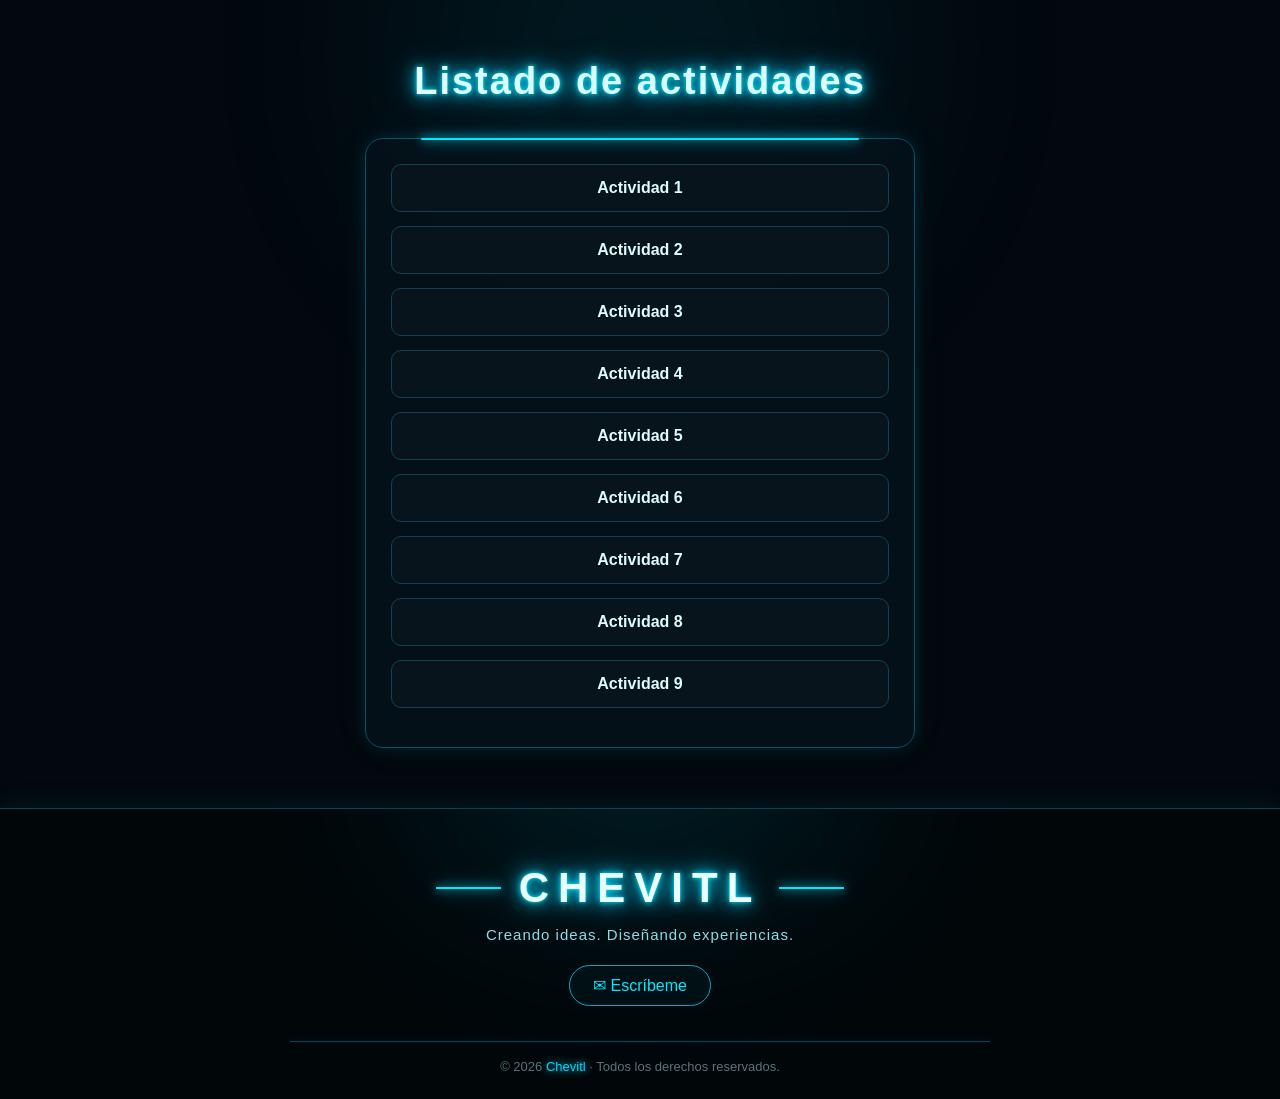
<file: index.html>
<!DOCTYPE html>
<html lang="en">
<head>
    <meta charset="UTF-8">
    <meta name="viewport" content="width=device-width, initial-scale=1.0">
    <title>Listado de actividades</title>
    <link rel="stylesheet" href="style.css">
</head>
<body>
    <h1>Listado de actividades</h1>

    <nav>
        <a href="actividad1/index.html" target="_blank">Actividad 1</a><br>
        <a href="actividad2/index.html" target="_blank">Actividad 2</a><br>
        <a href="actividad3/index.html" target="_blank">Actividad 3</a><br>
        <a href="actividad4/index.html" target="_blank">Actividad 4</a><br>
        <a href="actividad5/index.html" target="_blank">Actividad 5</a><br>
        <a href="actividad6/index.html" target="_blank">Actividad 6</a><br>
        <a href="actividad7/index.html" target="_blank">Actividad 7</a><br>
        <a href="actividad8/index.html" target="_blank">Actividad 8</a><br>
        <a href="actividad9/index.html" target="_blank">Actividad 9</a><br>
    </nav>
    <footer class="footer-chevitl">


<div class="footer-logo">
    <span class="logo-linea"></span>
    <h2>CHEVITL</h2>
    <span class="logo-linea"></span>
</div>

<p class="footer-frase">
    Creando ideas. Diseñando experiencias.
</p>

<a href="https://mail.google.com/mail/?view=cm&fs=1&to=chevitl.e@gmail.com&su=Contacto%20desde%20mi%20página"
    target="_blank"
    class="footer-correo">
    ✉ Escríbeme
</a>

<div class="footer-separador"></div>

<p class="footer-copy">
    © 2026 <span>Chevitl</span> · Todos los derechos reservados.
</p>


</footer>

</body>
</html>
</file>
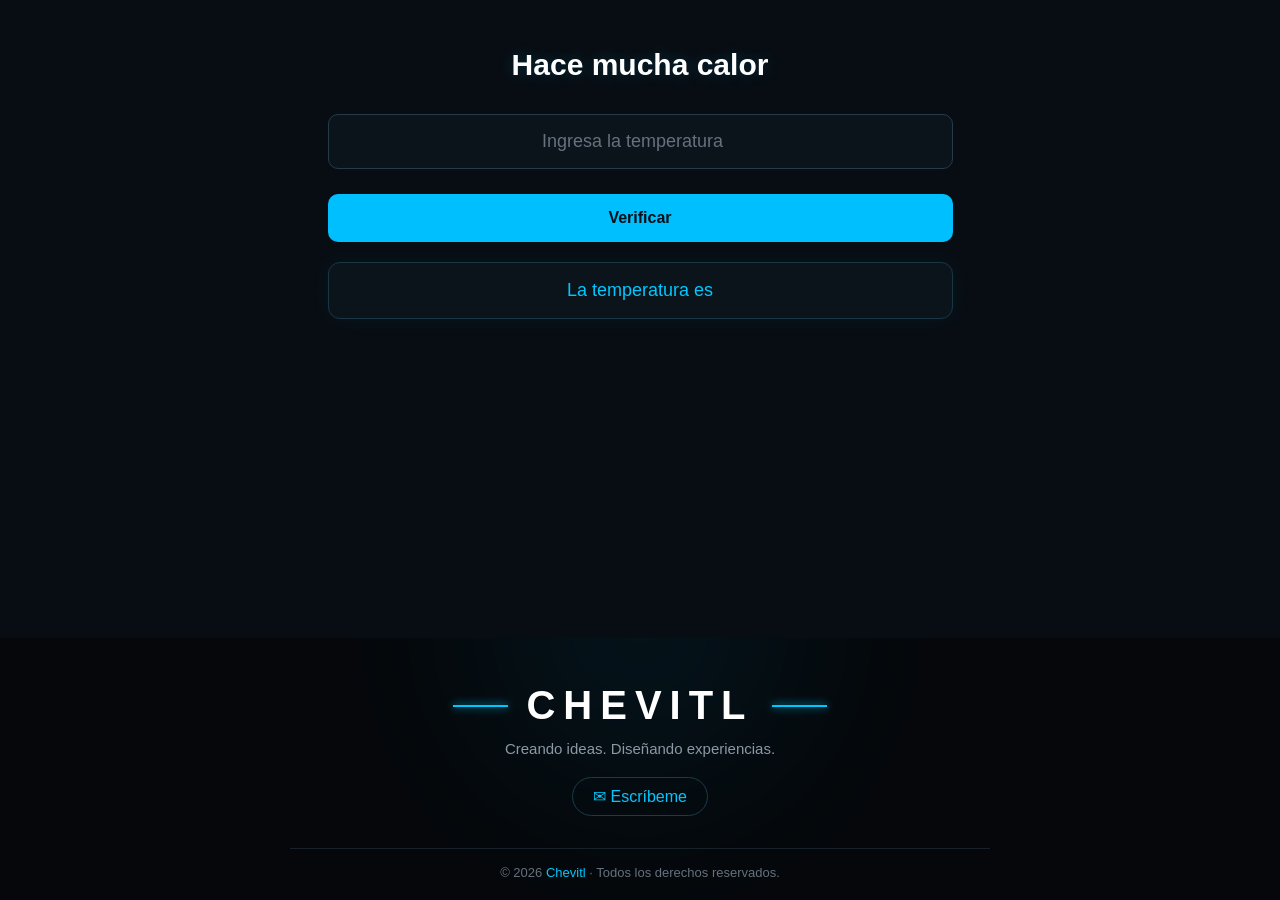
<file: actividad1/index.html>
<!DOCTYPE html>
<html lang="en">
<head>
    <meta charset="UTF-8">
    <meta name="viewport" content="width=device-width, initial-scale=1.0">
    <title>Actividad 1</title>
    <link rel="stylesheet" href="style.css">
</head>
<body>
    <h1> Hace mucha calor</h1>
    <input type="number" id="Input" placeholder="Ingresa la temperatura">
    <button onclick="verificarBtn()">Verificar</button>
    <p id="p">La temperatura es</p>





    <script>

        function verificarBtn() {

        let temperatura = Number(document.querySelector("#Input").value);
        let p = document.querySelector("#p");
        
        if (temperatura <= 10){
            p.textContent = "Hace frio 🥶🔵";
        }
        
        else if (temperatura <= 20 ){
            p.textContent = "Está templado 😐🟡";
        }

        else if (temperatura <= 30 ){
            p.textContent = "Ya está haciendo calor 🥵🔴";
        }

        else if (temperatura <= 35 ){
            p.textContent = "Te estás quemando 🥵🔥";
        }

        else {
            p.textContent = "Te Mueres de  calor 🥵🔥";
        }
    }
    </script>


    



    <footer class="footer-chevitl">


<div class="footer-logo">
    <span class="logo-linea"></span>
    <h2>CHEVITL</h2>
    <span class="logo-linea"></span>
</div>

<p class="footer-frase">
    Creando ideas. Diseñando experiencias.
</p>

<a href="https://mail.google.com/mail/?view=cm&fs=1&to=chevitl.e@gmail.com&su=Contacto%20desde%20mi%20página"
    target="_blank"
    class="footer-correo">
    ✉ Escríbeme
</a>

<div class="footer-separador"></div>

<p class="footer-copy">
    © 2026 <span>Chevitl</span> · Todos los derechos reservados.
</p>


</footer>

</body>
</html>
</file>
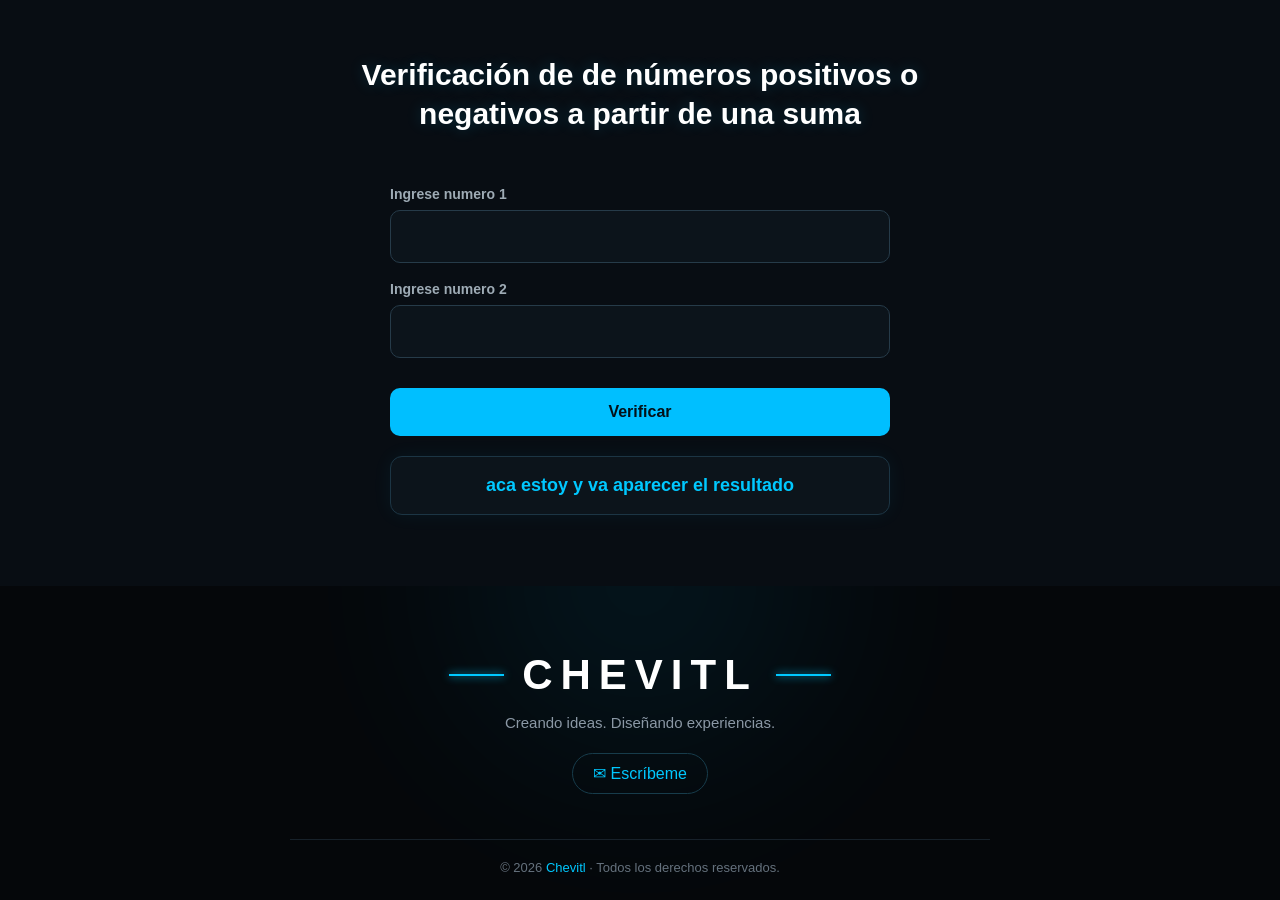
<file: actividad2/index.html>
<!DOCTYPE html>
<html lang="en">
<head>
    <meta charset="UTF-8">
    <meta name="viewport" content="width=device-width, initial-scale=1.0">
    <title>Actividad 2</title>
    <link rel="stylesheet" href="style.css">
</head>
<body>
    

<h1>Verificación de de números positivos o negativos a partir de una suma</h1>
    <h3>Ingrese numero 1</h3>
    <input id="input" type="text">
    <h3>Ingrese numero 2</h3>

<input id="input1" type="text">

<button onclick="
valor= document.querySelector('#input').value
valor1= document.querySelector('#input1').value
if (valor+valor1>0) {
resultado = document.querySelector('#secret-result')
resultado.innerHTML = 'Es un número positivo'
}

else {
resultado = document.querySelector('#secret-result')
resultado.innerHTML = 'Es un número negativo'
}


"> Verificar </button>
<h2 id="secret-result">aca estoy y va aparecer el resultado</h2>


<footer class="footer-chevitl">
    <div class="footer-logo">
        <span class="logo-linea"></span>
        <h2>CHEVITL</h2>
        <span class="logo-linea"></span>
    </div>
    <p class="footer-frase">
        Creando ideas. Diseñando experiencias.
    </p>
    <a href="https://mail.google.com/mail/?view=cm&fs=1&to=chevitl.e@gmail.com&su=Contacto%20desde%20mi%20página"
        target="_blank"
        class="footer-correo">
        ✉ Escríbeme
    </a>
    <div class="footer-separador"></div>
    <p class="footer-copy">
    © 2026 <span>Chevitl</span> · Todos los derechos reservados.
    </p>
</footer>

</body>
</html>
</file>
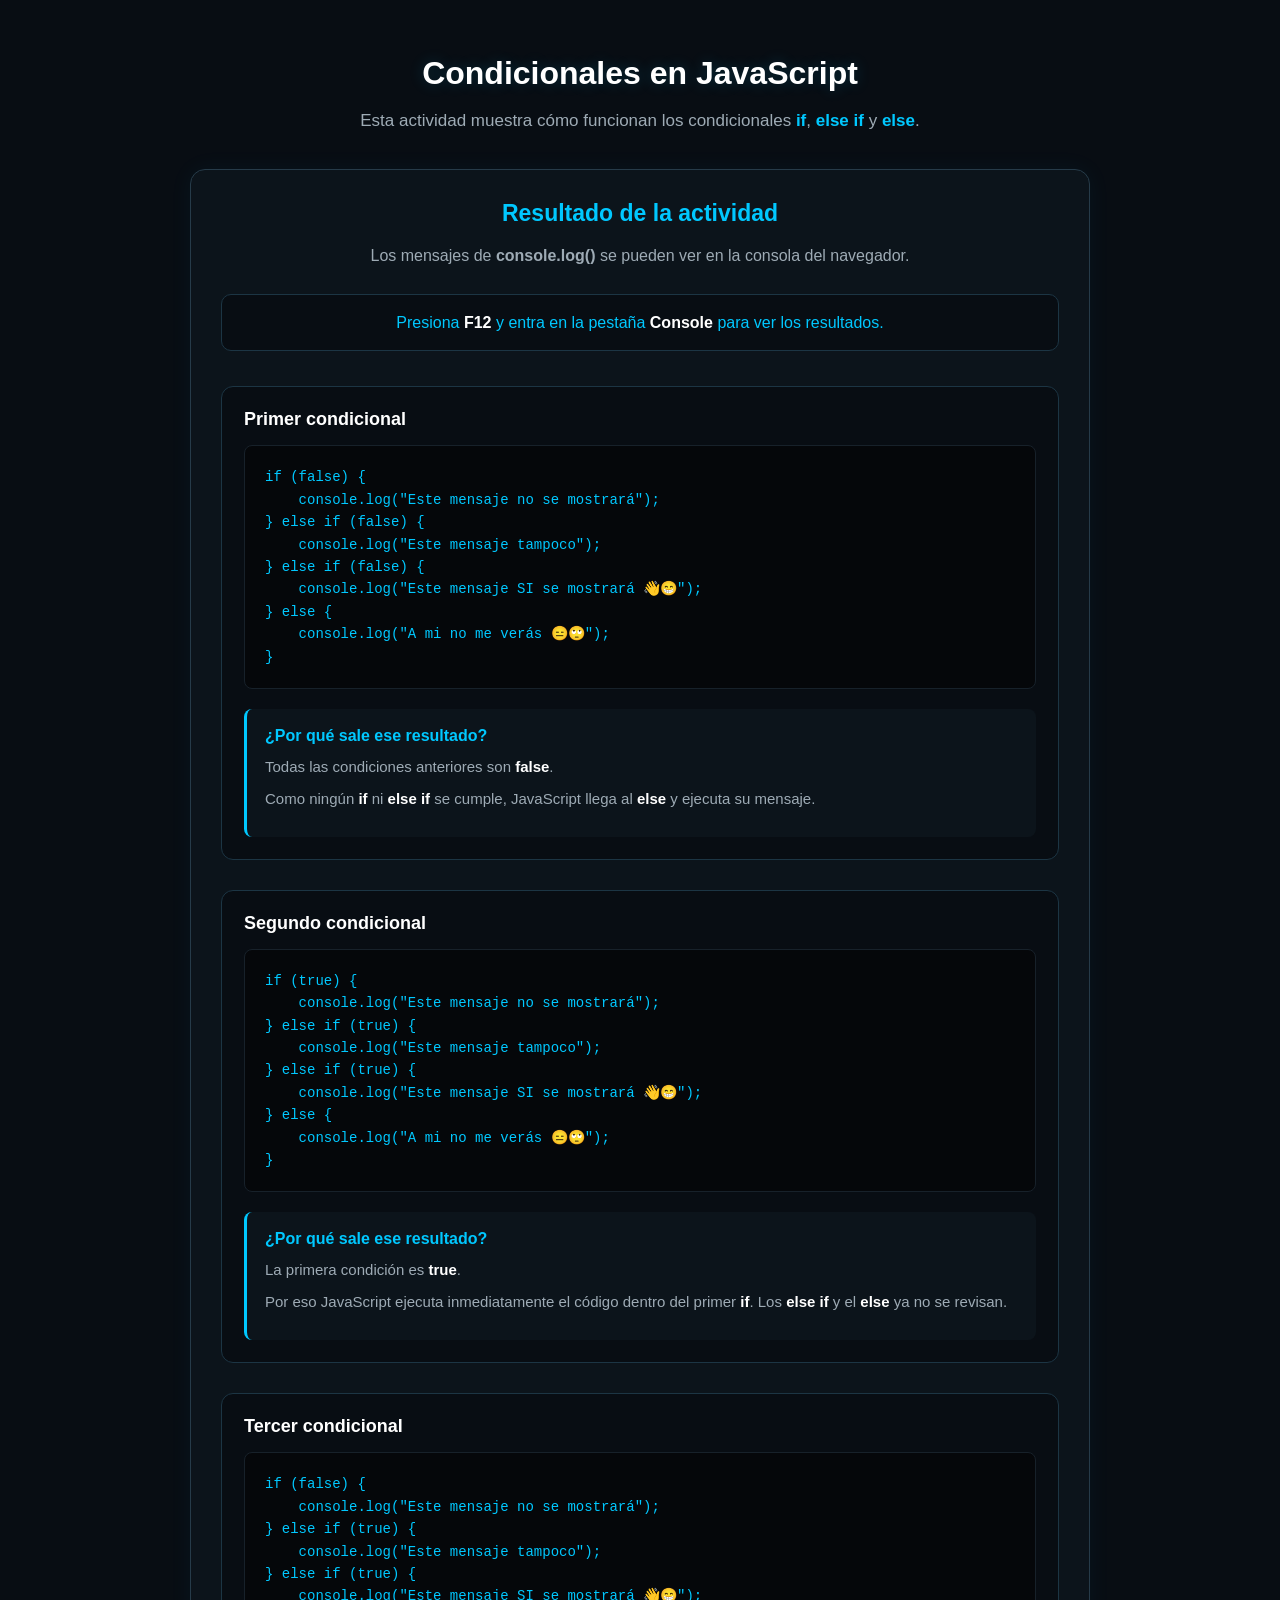
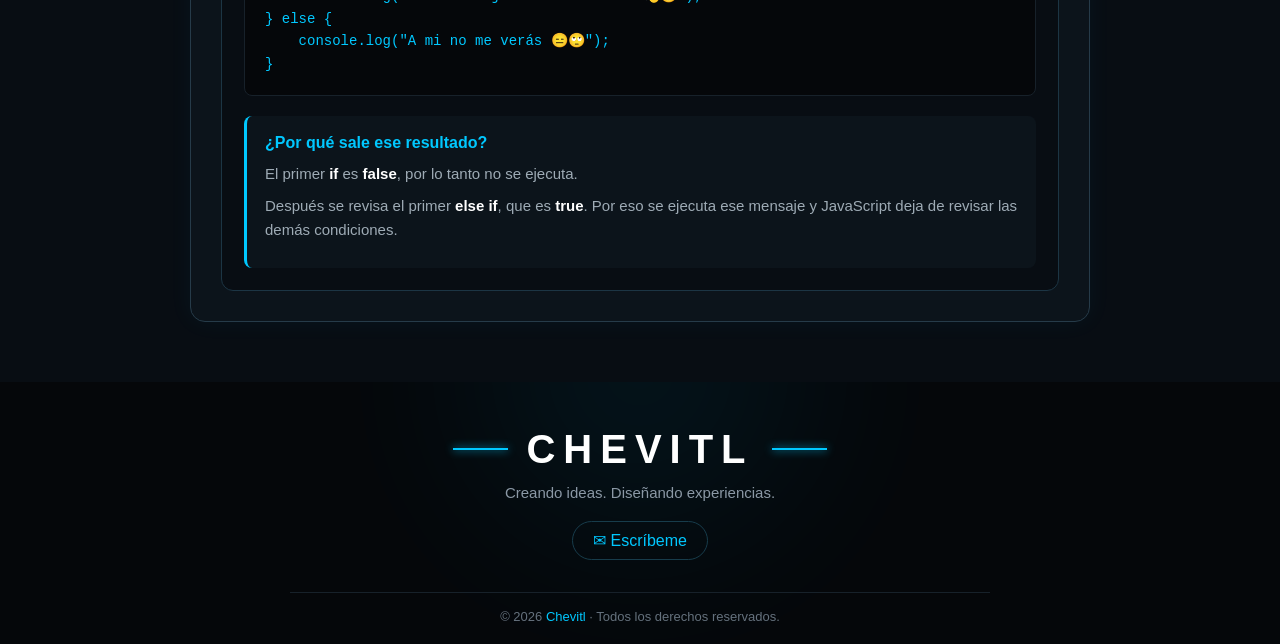
<file: actividad3/index.html>
<!DOCTYPE html>
<html lang="es">

<head>
    <meta charset="UTF-8">
    <meta name="viewport" content="width=device-width, initial-scale=1.0">

    <title>Actividad - Condicionales</title>

    <link rel="stylesheet" href="style.css">
</head>

<body>

    <main>

        <h1>Condicionales en JavaScript</h1>

        <p class="descripcion">
            Esta actividad muestra cómo funcionan los condicionales
            <b>if</b>, <b>else if</b> y <b>else</b>.
        </p>


        <div class="tarjeta">

            <h2>Resultado de la actividad</h2>

            <p>
                Los mensajes de <b>console.log()</b> se pueden ver
                en la consola del navegador.
            </p>

            <p class="instruccion">
                Presiona <b>F12</b> y entra en la pestaña
                <b>Console</b> para ver los resultados.
            </p>


            <!-- =========================
                 PRIMER CONDICIONAL
            ========================= -->

            <div class="codigo">

                <h3>Primer condicional</h3>

                <pre><code>if (false) {
    console.log("Este mensaje no se mostrará");
} else if (false) {
    console.log("Este mensaje tampoco");
} else if (false) {
    console.log("Este mensaje SI se mostrará 👋😁");
} else {
    console.log("A mi no me verás 😑🙄");
}</code></pre>

                <div class="explicacion">

                    <h4>¿Por qué sale ese resultado?</h4>

                    <p>
                        Todas las condiciones anteriores son
                        <b>false</b>.
                    </p>

                    <p>
                        Como ningún <b>if</b> ni <b>else if</b> se cumple,
                        JavaScript llega al <b>else</b> y ejecuta su mensaje.
                    </p>

                </div>

            </div>


            <!-- =========================
                 SEGUNDO CONDICIONAL
            ========================= -->

            <div class="codigo">

                <h3>Segundo condicional</h3>

                <pre><code>if (true) {
    console.log("Este mensaje no se mostrará");
} else if (true) {
    console.log("Este mensaje tampoco");
} else if (true) {
    console.log("Este mensaje SI se mostrará 👋😁");
} else {
    console.log("A mi no me verás 😑🙄");
}</code></pre>

                <div class="explicacion">

                    <h4>¿Por qué sale ese resultado?</h4>

                    <p>
                        La primera condición es <b>true</b>.
                    </p>

                    <p>
                        Por eso JavaScript ejecuta inmediatamente
                        el código dentro del primer <b>if</b>.
                        Los <b>else if</b> y el <b>else</b> ya no se revisan.
                    </p>

                </div>

            </div>


            <!-- =========================
                 TERCER CONDICIONAL
            ========================= -->

            <div class="codigo">

                <h3>Tercer condicional</h3>

                <pre><code>if (false) {
    console.log("Este mensaje no se mostrará");
} else if (true) {
    console.log("Este mensaje tampoco");
} else if (true) {
    console.log("Este mensaje SI se mostrará 👋😁");
} else {
    console.log("A mi no me verás 😑🙄");
}</code></pre>

                <div class="explicacion">

                    <h4>¿Por qué sale ese resultado?</h4>

                    <p>
                        El primer <b>if</b> es <b>false</b>,
                        por lo tanto no se ejecuta.
                    </p>

                    <p>
                        Después se revisa el primer <b>else if</b>,
                        que es <b>true</b>. Por eso se ejecuta ese mensaje
                        y JavaScript deja de revisar las demás condiciones.
                    </p>

                </div>

            </div>

        </div>

    </main>


    <script src="script.js"></script>


    <!-- =========================
         FOOTER CHEVITL
    ========================= -->

    <footer class="footer-chevitl">

        <div class="footer-logo">

            <span class="logo-linea"></span>

            <h2>CHEVITL</h2>

            <span class="logo-linea"></span>

        </div>


        <p class="footer-frase">
            Creando ideas. Diseñando experiencias.
        </p>


        <a
            href="https://mail.google.com/mail/?view=cm&fs=1&to=chevitl.e@gmail.com&su=Contacto%20desde%20mi%20página"
            target="_blank"
            class="footer-correo">

            ✉ Escríbeme

        </a>


        <div class="footer-separador"></div>


        <p class="footer-copy">
            © 2026 <span>Chevitl</span> · Todos los derechos reservados.
        </p>

    </footer>

</body>

</html>
</file>
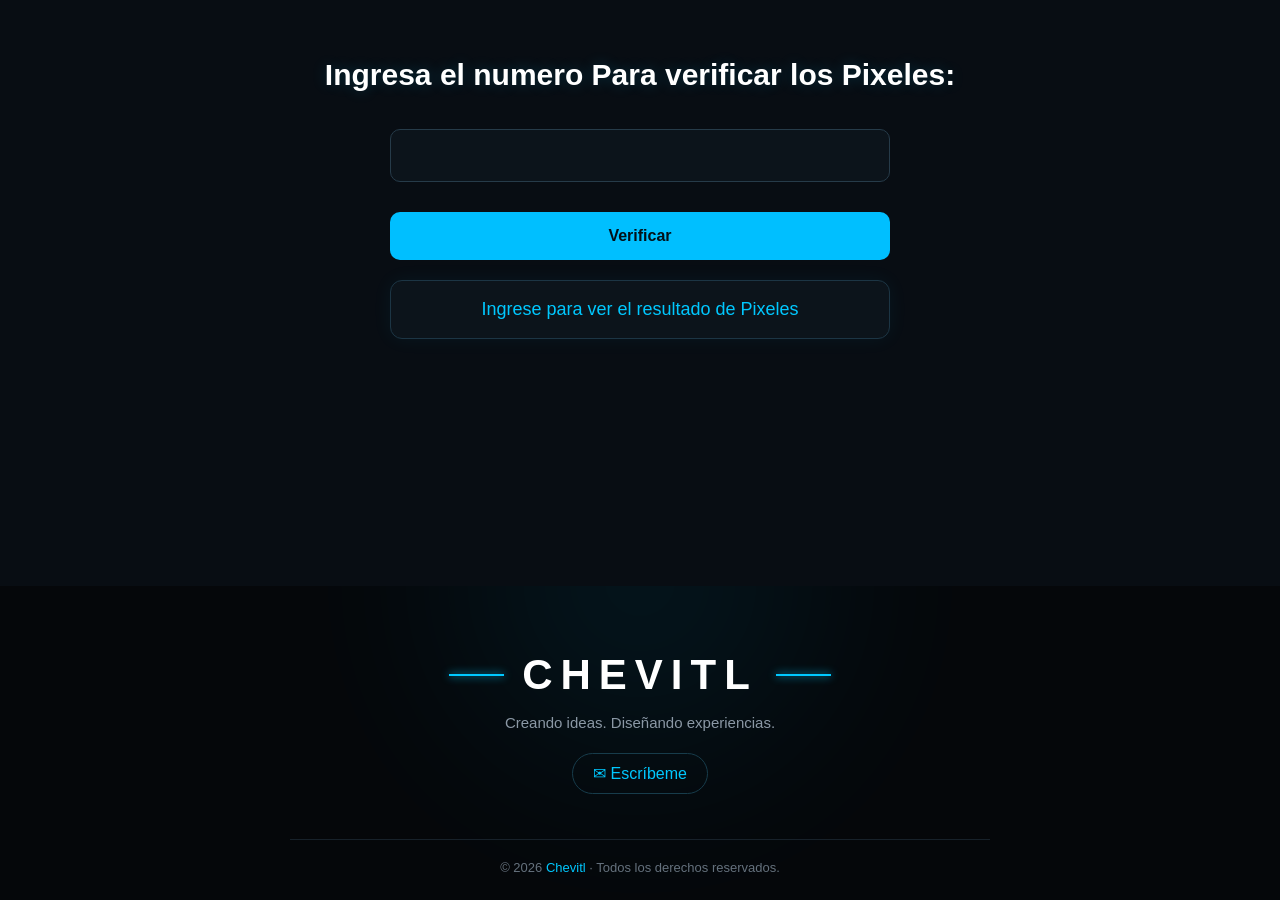
<file: actividad4/index.html>
<!DOCTYPE html>
<html lang="en">
<head>
    <meta charset="UTF-8">
    <meta name="viewport" content="width=device-width, initial-scale=1.0">
    <title>Actividad 4</title>
    <link rel="stylesheet" href="style.css">
</head>
<body>
    <h1> Ingresa el numero Para verificar los Pixeles: </h1>
    <input id="ancho" type="number">
    <button onclick="calcular()">Verificar</button>
    
    <p id="Resultado">Ingrese para ver el resultado de Pixeles</p>
        <footer class="footer-chevitl">


<div class="footer-logo">
    <span class="logo-linea"></span>
    <h2>CHEVITL</h2>
    <span class="logo-linea"></span>
</div>

<p class="footer-frase">
    Creando ideas. Diseñando experiencias.
</p>

<a href="https://mail.google.com/mail/?view=cm&fs=1&to=chevitl.e@gmail.com&su=Contacto%20desde%20mi%20página"
    target="_blank"
    class="footer-correo">
    ✉ Escríbeme
</a>

<div class="footer-separador"></div>

<p class="footer-copy">
    © 2026 <span>Chevitl</span> · Todos los derechos reservados.
</p>


        </footer>

    <script src="script.js"></script>
</body>
</html>
</file>
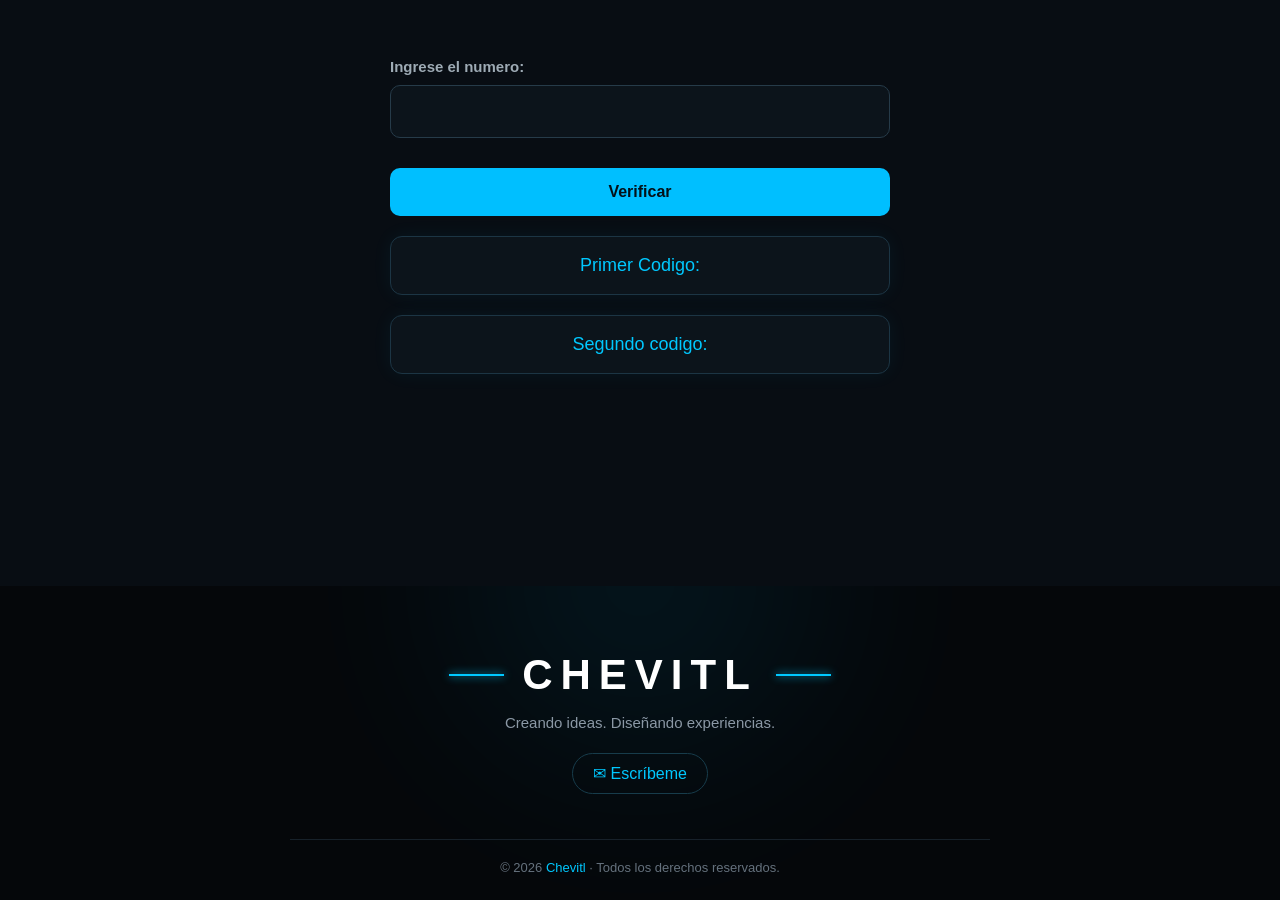
<file: actividad5/index.html>
<!DOCTYPE html>
<html lang="en">
<head>
    <meta charset="UTF-8">
    <meta name="viewport" content="width=device-width, initial-scale=1.0">
    <title>Actividad 5</title>
    <link rel="stylesheet" href="style.css">
</head>
<body>
    <br>
    <h3><b> Ingrese el numero: </b></h3>
    <input id="input" type="number">

    <button onclick="calcular()">Verificar</button>
    <p id="Resultado">Primer Codigo:</p>
    <p id="Resultado2">Segundo codigo:</p>
        <footer class="footer-chevitl">


<div class="footer-logo">
    <span class="logo-linea"></span>
    <h2>CHEVITL</h2>
    <span class="logo-linea"></span>
</div>

<p class="footer-frase">
    Creando ideas. Diseñando experiencias.
</p>

<a href="https://mail.google.com/mail/?view=cm&fs=1&to=chevitl.e@gmail.com&su=Contacto%20desde%20mi%20página"
    target="_blank"
    class="footer-correo">
    ✉ Escríbeme
</a>

<div class="footer-separador"></div>

<p class="footer-copy">
    © 2026 <span>Chevitl</span> · Todos los derechos reservados.
</p>


</footer>

    <script src="script.js"></script>
</body>
</html>
</file>
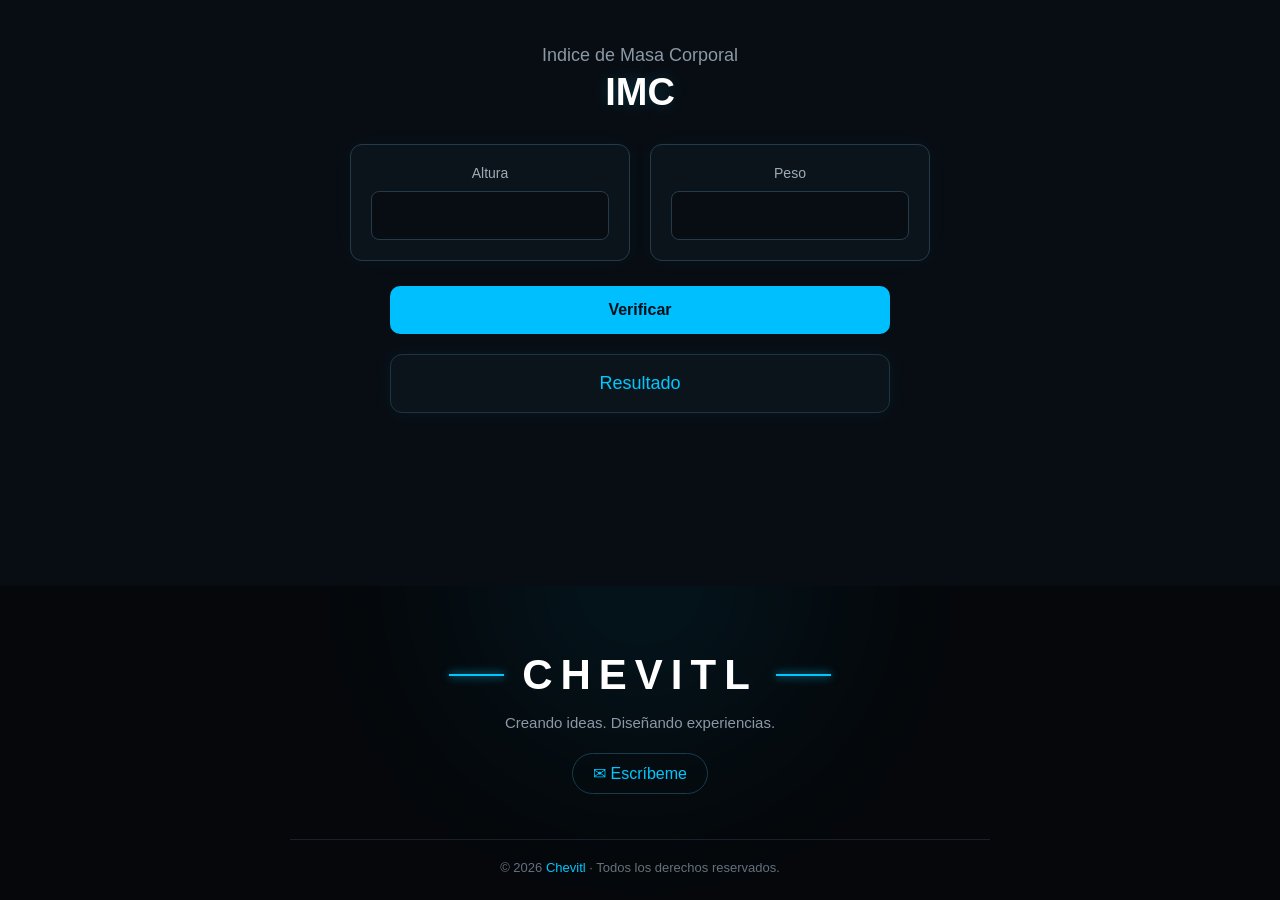
<file: actividad6/index.html>
<!DOCTYPE html>
<html lang="en">

<head>
    <meta charset="UTF-8">
    <meta name="viewport" content="width=device-width, initial-scale=1.0">

    <title>Actividad 5</title>

    <link rel="stylesheet" href="style.css">
</head>

<body>

    <h2>Indice de Masa Corporal</h2>

    <h1>IMC</h1>

    <section>

        <div id="input">

            <p>
                Altura<br>
                <input id="altura" type="text">
            </p>

        </div>


        <div id="input2">

            <p>
                Peso<br>
                <input id="peso" type="text">
            </p>

        </div>

    </section>


    <section>

        <button onclick="calcular()">Verificar</button>

        <p id="secret_result">Resultado</p>

    </section>


    <footer class="footer-chevitl">

        <div class="footer-logo">

            <span class="logo-linea"></span>

            <h2>CHEVITL</h2>

            <span class="logo-linea"></span>

        </div>


        <p class="footer-frase">
            Creando ideas. Diseñando experiencias.
        </p>


        <a href="https://mail.google.com/mail/?view=cm&fs=1&to=chevitl.e@gmail.com&su=Contacto%20desde%20mi%20página"
            target="_blank"
            class="footer-correo">

            ✉ Escríbeme

        </a>


        <div class="footer-separador"></div>


        <p class="footer-copy">
            © 2026 <span>Chevitl</span> · Todos los derechos reservados.
        </p>

    </footer>


    <script src="script.js"></script>

</body>

</html>
</file>
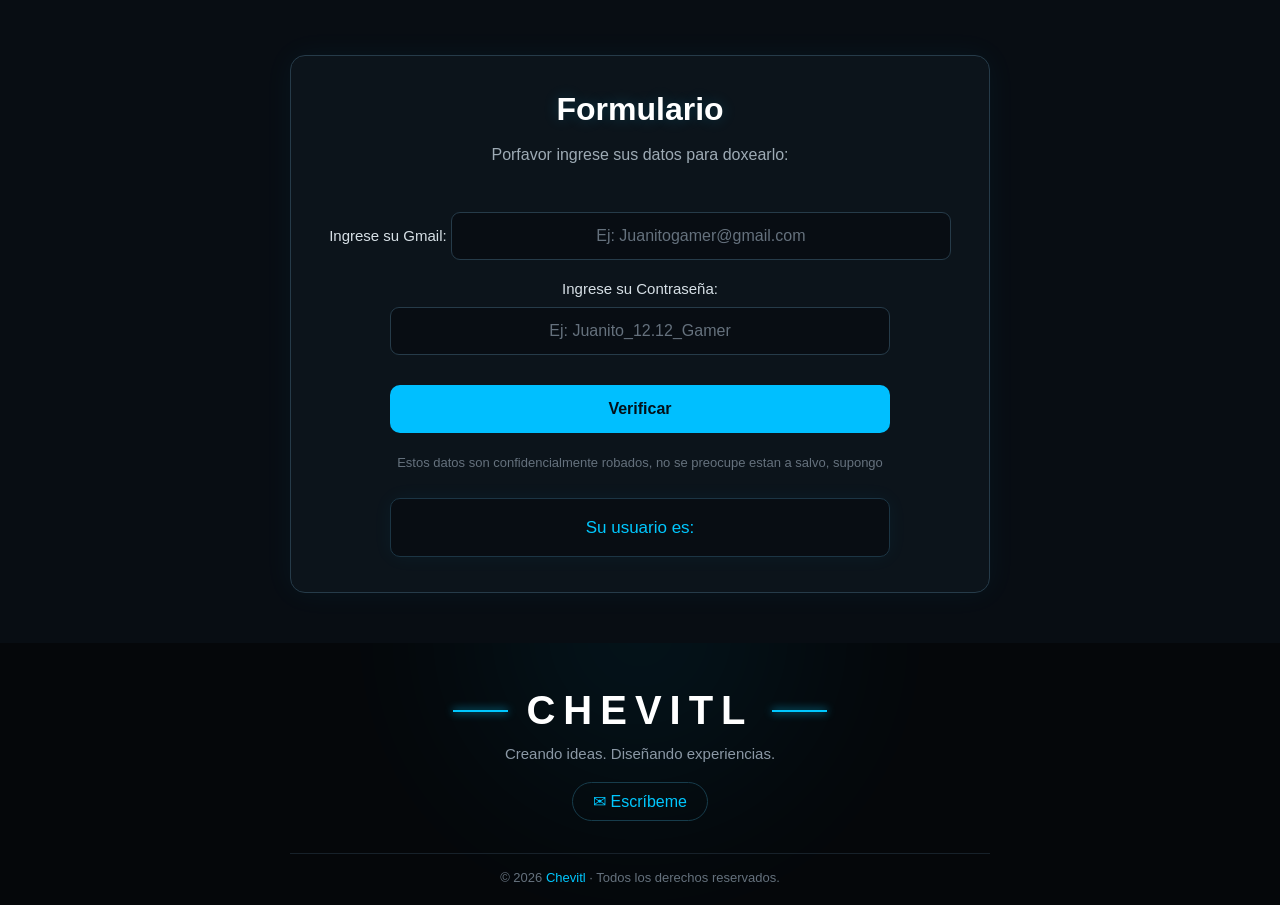
<file: actividad7/index.html>
<!DOCTYPE html>
<html lang="en">
<head>
    <meta charset="UTF-8">
    <meta name="viewport" content="width=device-width, initial-scale=1.0">
    <title>Actividad 7</title>
    <link href="style.css" rel="stylesheet">
</head>
<body>
        <div id="email">
            <h1>Formulario</h1>
                <h3>
                    Porfavor ingrese sus datos para doxearlo:
                </h3>
                <h4>
                    Ingrese su Gmail:  <input id="input" type="email" placeholder="Ej: Juanitogamer@gmail.com">
                </h4>

                                <h4> 
                    Ingrese su Contraseña:  <input id="input2" type="password" placeholder="Ej: Juanito_12.12_Gamer"> 
                </h4>

                        <button onclick="button()"> Verificar</button>
                        <p>Estos datos son confidencialmente robados, no se preocupe estan a salvo, supongo</p>
                        <p id="usuario">Su usuario es:</p>
        </div>
    <footer class="footer-chevitl">


<div class="footer-logo">
    <span class="logo-linea"></span>
    <h2>CHEVITL</h2>
    <span class="logo-linea"></span>
</div>

<p class="footer-frase">
    Creando ideas. Diseñando experiencias.
</p>

<a href="https://mail.google.com/mail/?view=cm&fs=1&to=chevitl.e@gmail.com&su=Contacto%20desde%20mi%20página"
    target="_blank"
    class="footer-correo">
    ✉ Escríbeme
</a>

<div class="footer-separador"></div>

<p class="footer-copy">
    © 2026 <span>Chevitl</span> · Todos los derechos reservados.
</p>


</footer>


<script src="script.js"></script>
</body>
</html>
</file>
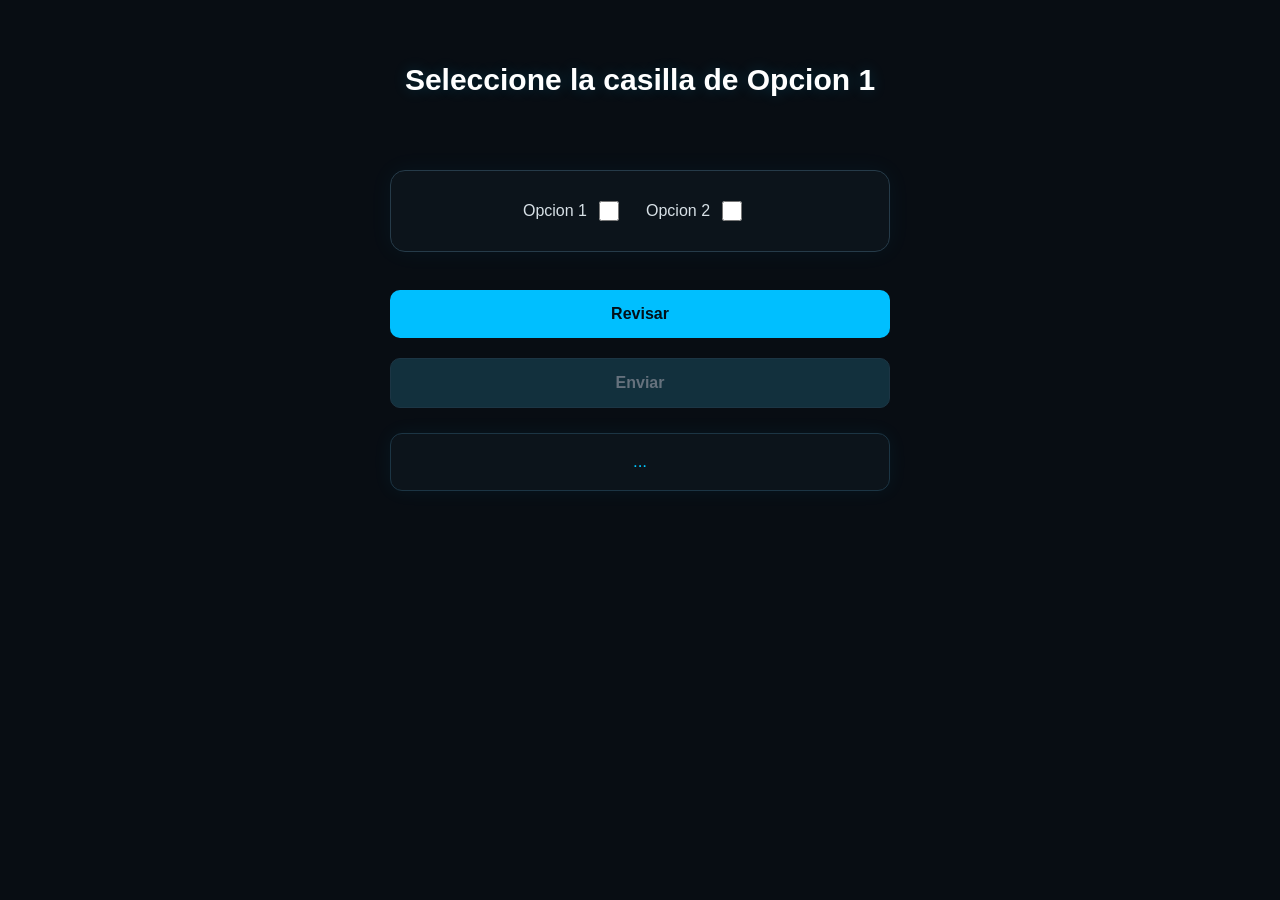
<file: actividad8/index.html>
<!DOCTYPE html>
<html lang="en">
<head>
    <meta charset="UTF-8">
    <meta name="viewport" content="width=device-width, initial-scale=1.0">
    <title>Actividad 8</title>
    <link rel="stylesheet" href="style.css">
</head>
<body>
    <h1>Seleccione la casilla de Opcion 1</h1>
    <br><br>
    
    <div id="checkbox">
        <!--input 1-->
        <label for="opcion1">Opcion 1</label>
        <input type="checkbox" name="opcion1" id="opcion1">
        <!--input 2-->
        <label for="opcion2">Opcion 2</label>
        <input type="checkbox" name="opcion2" id="opcion2">
        
    </div>
    <br>
    <!--boton para Revisar-->
    <button onclick="Revisar()">Revisar</button>
    <!--boton de enviar-->
    <button id="btn-enviar" disabled=true> Enviar </button>
    <!--Parrafo-->
    <p id="parrafo">...</p>
    <script src="script.js"></script>
</body>
</html>
</file>
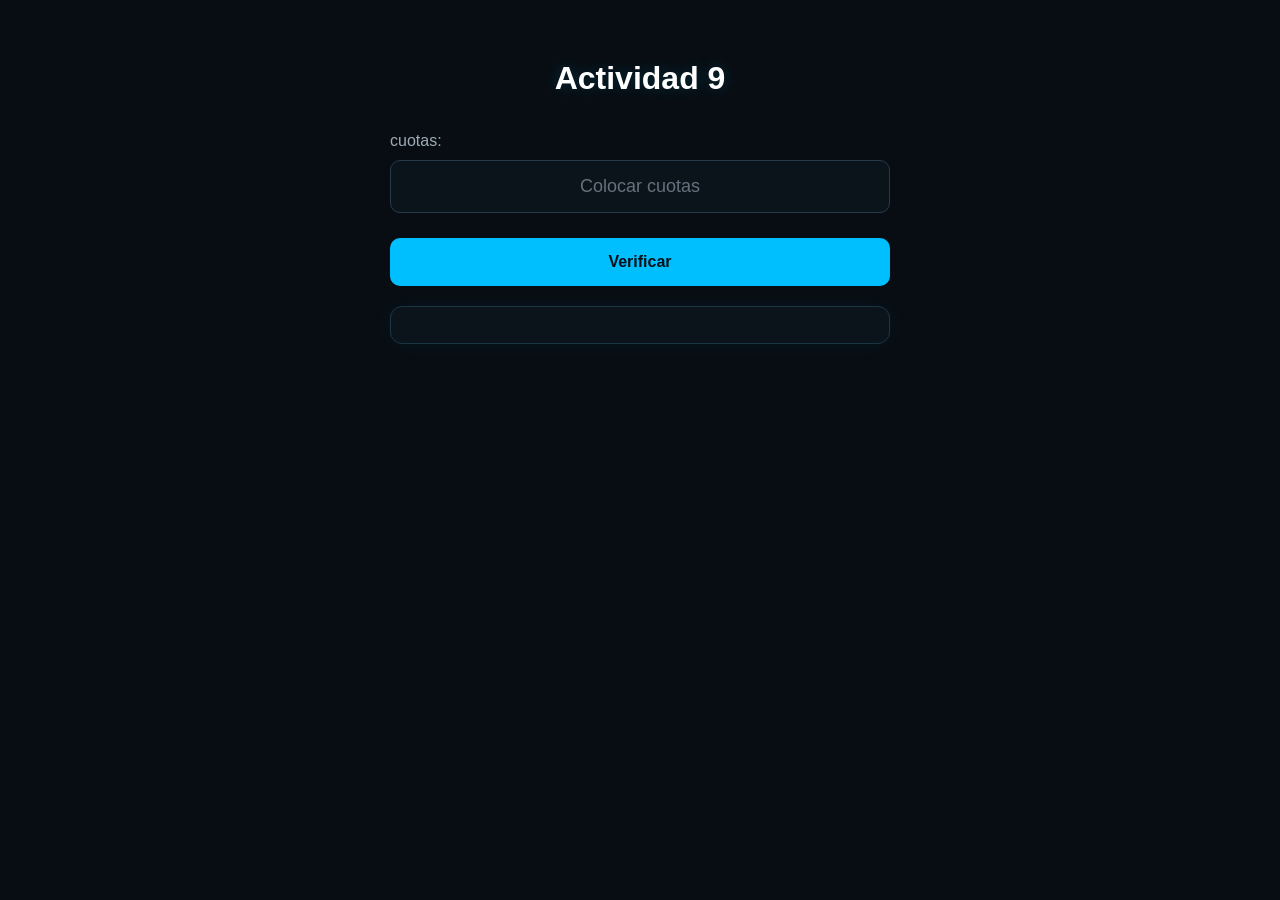
<file: actividad9/index.html>
<!DOCTYPE html>
<html lang="es">
<head>
    <meta charset="UTF-8">
    <meta name="viewport" content="width=device-width, initial-scale=1.0">
    <title>Actividad 9</title>
    <link rel="stylesheet" href="style.css">
</head>

<body>

<h1>Actividad 9</h1>

<p>cuotas:</p>

<input type="text" id="input1" placeholder="Colocar cuotas">

<button onclick="verificarCuotas()">Verificar</button>

<p id="resultado"></p>

<script>

    function verificarCuotas() {

let cuotas = document.querySelector("#input1").value || 10;

console.log(cuotas);

cuotas >= 6
? document.querySelector("#resultado").innerHTML =
"Serán aplicados intereses en esta compra"
: document.querySelector("#resultado").innerHTML =
"No serán aplicados intereses en esta compra";
}

    </script>

</body>
</html>
</file>
<file: style.css>
/* =========================
   CONFIGURACIÓN GENERAL
========================= */

html, body {
    height: 100%;
}

body {
    margin: 0;
    min-height: 100vh;

    display: flex;
    flex-direction: column;

    background: #02080d;
    color: white;

    font-family: Arial, sans-serif;

    overflow-x: hidden;
}


/* =========================
   FONDO RGB CELESTE
========================= */

body::before {
    content: "";

    position: fixed;

    width: 500px;
    height: 500px;

    background: #00d9ff;

    opacity: 0.08;

    filter: blur(120px);

    border-radius: 50%;

    top: -200px;
    left: 50%;

    transform: translateX(-50%);

    pointer-events: none;

    animation: brilloFondo 5s ease-in-out infinite alternate;
}

@keyframes brilloFondo {

    from {
        opacity: 0.05;
        transform: translateX(-50%) scale(0.9);
    }

    to {
        opacity: 0.13;
        transform: translateX(-50%) scale(1.1);
    }
}


/* =========================
   H1
========================= */

h1 {
    margin: 60px auto 35px;

    text-align: center;

    font-size: 38px;

    color: #eaffff;

    letter-spacing: 2px;

    text-shadow:
        0 0 5px #00eaff,
        0 0 15px #00d9ff,
        0 0 30px #00bfff;

    animation: aparecerTitulo 1s ease, brilloTitulo 3s ease-in-out infinite alternate;
}


/* Entrada del título */

@keyframes aparecerTitulo {

    from {
        opacity: 0;
        transform: translateY(-25px);
    }

    to {
        opacity: 1;
        transform: translateY(0);
    }
}


/* Brillo del título */

@keyframes brilloTitulo {

    from {
        text-shadow:
            0 0 5px #00eaff,
            0 0 12px #00d9ff;
    }

    to {
        text-shadow:
            0 0 8px #ffffff,
            0 0 20px #00eaff,
            0 0 40px #00bfff;
    }
}


/* =========================
   MENÚ
========================= */

nav {
    width: 90%;
    max-width: 550px;

    box-sizing: border-box;

    margin: 0 auto 60px;

    padding: 25px;

    background: rgba(5, 18, 25, 0.92);

    border: 1px solid #07546a;

    border-radius: 18px;

    box-shadow:
        0 0 15px rgba(0, 217, 255, 0.12),
        0 0 40px rgba(0, 217, 255, 0.05);

    position: relative;

    animation: aparecerMenu 1s ease;
}


/* Entrada del menú */

@keyframes aparecerMenu {

    from {
        opacity: 0;
        transform: translateY(25px);
    }

    to {
        opacity: 1;
        transform: translateY(0);
    }
}


/* Línea brillante */

nav::before {

    content: "";

    position: absolute;

    top: -1px;

    left: 10%;

    width: 80%;

    height: 2px;

    background: #00eaff;

    border-radius: 10px;

    box-shadow:
        0 0 8px #00eaff,
        0 0 18px #00bfff;

    animation: lineaRGB 2s ease-in-out infinite alternate;
}

@keyframes lineaRGB {

    from {
        opacity: 0.4;
        box-shadow: 0 0 5px #00eaff;
    }

    to {
        opacity: 1;
        box-shadow:
            0 0 10px #00eaff,
            0 0 25px #00bfff;
    }
}


/* =========================
   ENLACES
========================= */

nav a {

    display: inline-block;

    width: 100%;

    box-sizing: border-box;

    margin-bottom: 10px;

    padding: 14px 18px;

    background: #07141b;

    border: 1px solid #124252;

    border-radius: 10px;

    color: #dffcff;

    text-decoration: none;

    text-align: center;

    font-size: 16px;

    font-weight: bold;

    transition:
        transform 0.25s,
        background 0.25s,
        color 0.25s,
        box-shadow 0.25s,
        border-color 0.25s;

    position: relative;

    overflow: hidden;
}


/* Brillo que pasa por el botón */

nav a::before {

    content: "";

    position: absolute;

    top: 0;

    left: -100%;

    width: 60%;

    height: 100%;

    background: linear-gradient(
        90deg,
        transparent,
        rgba(255,255,255,0.18),
        transparent
    );

    transform: skewX(-20deg);

    transition: 0.5s;
}


/* Hover */

nav a:hover {

    background: #00cfff;

    border-color: #8df7ff;

    color: #001018;

    transform: translateX(7px) scale(1.02);

    box-shadow:
        0 0 8px #00eaff,
        0 0 20px #00d9ff,
        0 0 35px rgba(0, 217, 255, 0.35);
}


/* Animación del brillo */

nav a:hover::before {
    left: 130%;
}


/* Click */

nav a:active {

    transform: translateX(4px) scale(0.98);

}


/* =========================
   FOOTER
========================= */

.footer-chevitl {

    width: 100%;

    box-sizing: border-box;

    flex-shrink: 0;

    margin-top: auto;

    position: relative;

    background: #010609;

    color: white;

    text-align: center;

    padding: 55px 20px 25px;

    overflow: hidden;

    border-top: 1px solid #064457;

    box-shadow:
        0 -5px 25px rgba(0, 217, 255, 0.08);
}


/* Luz del footer */

.footer-chevitl::before {

    content: "";

    position: absolute;

    width: 450px;
    height: 250px;

    background: #00d9ff;

    opacity: 0.12;

    filter: blur(100px);

    border-radius: 50%;

    left: 50%;
    top: -170px;

    transform: translateX(-50%);

    pointer-events: none;

    animation: luzFooter 4s ease-in-out infinite alternate;
}

@keyframes luzFooter {

    from {
        opacity: 0.06;
        transform: translateX(-50%) scale(0.8);
    }

    to {
        opacity: 0.16;
        transform: translateX(-50%) scale(1.1);
    }
}


/* =========================
   LOGO CHEVITL
========================= */

.footer-logo {

    position: relative;

    display: flex;

    align-items: center;

    justify-content: center;

    gap: 18px;

    z-index: 1;
}


.footer-logo h2 {

    margin: 0;

    font-size: 42px;

    letter-spacing: 9px;

    color: #eaffff;

    text-shadow:
        0 0 5px #00eaff,
        0 0 15px #00d9ff,
        0 0 30px #00bfff;

    transition: 0.3s;
}


.footer-logo h2:hover {

    transform: scale(1.05);

    color: white;

    text-shadow:
        0 0 8px white,
        0 0 18px #00eaff,
        0 0 35px #00bfff;
}


/* Líneas */

.logo-linea {

    width: 65px;

    height: 2px;

    background: #00eaff;

    box-shadow:
        0 0 8px #00eaff,
        0 0 18px #00bfff;

    animation: lineaFooter 2s ease-in-out infinite alternate;
}

@keyframes lineaFooter {

    from {
        opacity: 0.4;
        width: 45px;
    }

    to {
        opacity: 1;
        width: 70px;
    }
}


/* =========================
   FRASE
========================= */

.footer-frase {

    position: relative;

    margin: 14px 0 22px;

    color: #8ddce8;

    font-size: 15px;

    letter-spacing: 1px;

    z-index: 1;
}


/* =========================
   BOTÓN CORREO
========================= */

.footer-correo {

    position: relative;

    display: inline-block;

    padding: 10px 23px;

    color: #00eaff;

    background: rgba(0, 217, 255, 0.03);

    border: 1px solid #00aacc;

    border-radius: 25px;

    text-decoration: none;

    font-size: 16px;

    transition: 0.3s;

    z-index: 1;
}


.footer-correo:hover {

    background: #00d9ff;

    color: #001018;

    border-color: #9cfcff;

    transform: translateY(-3px);

    box-shadow:
        0 0 8px #00eaff,
        0 0 20px #00d9ff,
        0 0 35px #00bfff;
}


/* =========================
   SEPARADOR
========================= */

.footer-separador {

    width: 80%;

    max-width: 700px;

    height: 1px;

    background: #0b4655;

    margin: 35px auto 17px;

    box-shadow:
        0 0 8px rgba(0, 217, 255, 0.3);
}


/* =========================
   COPYRIGHT
========================= */

.footer-copy {

    position: relative;

    margin: 0;

    color: #58747d;

    font-size: 13px;

    z-index: 1;
}


.footer-copy span {

    color: #00d9ff;

    text-shadow:
        0 0 8px #00d9ff;
}


/* =========================
   CELULAR
========================= */

@media (max-width: 600px) {

    h1 {

        margin-top: 40px;

        font-size: 28px;

        padding: 0 15px;
    }

    nav {

        width: 92%;

        padding: 20px;
    }

    nav a {

        padding: 13px;

        font-size: 15px;
    }

    .footer-chevitl {

        padding: 42px 15px 20px;
    }

    .footer-logo {

        gap: 10px;
    }

    .footer-logo h2 {

        font-size: 28px;

        letter-spacing: 5px;
    }

    .logo-linea {

        width: 30px;
    }

    .footer-frase {

        font-size: 13px;
    }

    .footer-correo {

        font-size: 14px;
    }
}
</file>
<file: actividad1/style.css>
/* =========================
   GENERAL
========================= */

html,
body {
    height: 100%;
}

body {
    margin: 0;
    min-height: 100vh;

    display: flex;
    flex-direction: column;

    background: #080d13;
    color: white;

    font-family: Arial, sans-serif;
}


/* =========================
   ACTIVIDAD
========================= */

body > h1 {
    width: 90%;
    max-width: 700px;

    margin: 45px auto 30px;

    text-align: center;

    font-size: 30px;
    line-height: 1.3;

    color: white;

    text-shadow: 0 0 15px rgba(0, 200, 255, 0.2);
}


/* =========================
   INPUT
========================= */

body > #Input {
    display: block;

    width: 90%;
    max-width: 625px;

    box-sizing: border-box;

    margin: 0 auto;

    padding: 16px;

    background: #0c141b;

    border: 1px solid #263b49;

    border-radius: 10px;

    color: white;

    font-size: 18px;

    text-align: center;

    outline: none;

    transition: 0.3s;
}


body > #Input::placeholder {
    color: #65717d;
}


body > #Input:focus {
    border-color: #00c8ff;

    box-shadow: 0 0 15px rgba(0, 200, 255, 0.2);
}


/* =========================
   BOTÓN
========================= */

body > button {
    display: block;

    width: 90%;
    max-width: 625px;

    margin: 25px auto 0;

    padding: 15px;

    background: #00bfff;

    color: #031018;

    border: none;

    border-radius: 10px;

    font-size: 16px;

    font-weight: bold;

    cursor: pointer;

    transition: 0.3s;
}


body > button:hover {
    background: #00d5ff;

    transform: translateY(-2px);

    box-shadow: 0 8px 25px rgba(0, 191, 255, 0.25);
}


body > button:active {
    transform: translateY(0);
}


/* =========================
   RESULTADO
========================= */

body > #p {
    width: 90%;
    max-width: 625px;

    box-sizing: border-box;

    margin: 20px auto 35px;

    padding: 17px;

    background: #0c141b;

    border: 1px solid #1c3544;

    border-radius: 12px;

    color: #00c8ff;

    font-size: 18px;

    text-align: center;

    box-shadow: 0 0 20px rgba(0, 200, 255, 0.06);
}


/* ==================================================
   FOOTER CHEVITL
================================================== */

.footer-chevitl {
    position: relative;

    width: 100%;

    box-sizing: border-box;

    flex-shrink: 0;

    background: #05070a;

    color: white;

    text-align: center;

    padding: 45px 20px 20px;

    margin-top: auto;

    overflow: hidden;
}


/* =========================
   BRILLO
========================= */

.footer-chevitl::before {
    content: "";

    position: absolute;

    width: 320px;
    height: 320px;

    background: #00bfff;

    opacity: 0.07;

    filter: blur(90px);

    border-radius: 50%;

    left: 50%;
    top: -170px;

    transform: translateX(-50%);

    pointer-events: none;
}


/* =========================
   LOGO
========================= */

.footer-logo {
    position: relative;

    display: flex;

    align-items: center;
    justify-content: center;

    gap: 18px;

    z-index: 1;
}


.footer-logo h2 {
    margin: 0;

    font-size: 40px;

    letter-spacing: 8px;

    font-weight: bold;

    color: white;

    transition: 0.3s;
}


.footer-logo h2:hover {
    color: #00c8ff;

    text-shadow: 0 0 15px #00c8ff;
}


.logo-linea {
    width: 55px;
    height: 2px;

    flex-shrink: 0;

    background: #00c8ff;

    box-shadow: 0 0 8px #00c8ff;
}


/* =========================
   FRASE
========================= */

.footer-frase {
    position: relative;

    color: #8b98a5;

    font-size: 15px;

    margin: 12px 0 20px;

    z-index: 1;
}


/* =========================
   CORREO
========================= */

.footer-correo {
    position: relative;

    display: inline-block;

    color: #00c8ff;

    text-decoration: none;

    font-size: 16px;

    border: 1px solid #173c4b;

    padding: 9px 20px;

    border-radius: 25px;

    transition: 0.3s;

    z-index: 1;
}


.footer-correo:hover {
    background: #00c8ff;

    color: #05070a;

    box-shadow: 0 0 20px #00c8ff;
}


/* =========================
   SEPARADOR
========================= */

.footer-separador {
    width: 80%;

    max-width: 700px;

    height: 1px;

    background: #17212a;

    margin: 32px auto 16px;

    position: relative;

    z-index: 1;
}


/* =========================
   COPYRIGHT
========================= */

.footer-copy {
    position: relative;

    color: #65717d;

    font-size: 13px;

    margin: 0;

    z-index: 1;
}


.footer-copy span {
    color: #00c8ff;
}


/* =========================
   CELULAR
========================= */

@media (max-width: 600px) {

    body > h1 {
        font-size: 24px;

        margin-top: 35px;
    }


    body > #Input {
        padding: 13px;
    }


    body > button {
        padding: 13px;
    }


    body > #p {
        font-size: 16px;
    }


    /* Footer */

    .footer-chevitl {
        padding: 40px 15px 20px;
    }


    .footer-logo {
        gap: 10px;
    }


    .footer-logo h2 {
        font-size: 28px;

        letter-spacing: 5px;
    }


    .logo-linea {
        width: 30px;
    }


    .footer-frase {
        font-size: 14px;
    }


    .footer-correo {
        font-size: 14px;
    }


    .footer-separador {
        margin-top: 28px;
    }
}
</file>
<file: actividad2/style.css>
/* =========================
   GENERAL
========================= */

html,
body {
    margin: 0;
    padding: 0;
    min-height: 100%;
}

body {
    min-height: 100vh;

    display: flex;
    flex-direction: column;

    background: #080d13;
    color: white;

    font-family: Arial, sans-serif;
}


/* =========================
   CONTENIDO DE LA ACTIVIDAD
========================= */

body > h1 {
    width: 90%;
    max-width: 700px;

    margin: 55px auto 35px;

    text-align: center;

    font-size: 30px;
    line-height: 1.3;

    color: white;

    text-shadow: 0 0 15px rgba(0, 200, 255, 0.2);
}


body > h3 {
    width: 90%;
    max-width: 500px;

    margin: 18px auto 8px;

    color: #9eabb5;

    font-size: 14px;
}


body > input {
    display: block;

    width: 90%;
    max-width: 500px;

    box-sizing: border-box;

    margin: 0 auto;

    padding: 15px;

    background: #0c141b;

    border: 1px solid #263b49;

    border-radius: 10px;

    color: white;

    font-size: 18px;

    text-align: center;

    outline: none;

    transition: 0.3s;
}


body > input:focus {
    border-color: #00c8ff;

    box-shadow: 0 0 15px rgba(0, 200, 255, 0.2);
}


/* =========================
   BOTÓN
========================= */

body > button {
    display: block;

    width: 90%;
    max-width: 500px;

    margin: 30px auto 0;

    padding: 15px;

    background: #00bfff;

    color: #031018;

    border: none;

    border-radius: 10px;

    font-size: 16px;
    font-weight: bold;

    cursor: pointer;

    transition: 0.3s;
}


body > button:hover {
    background: #00d5ff;

    transform: translateY(-2px);

    box-shadow: 0 8px 25px rgba(0, 191, 255, 0.25);
}


body > button:active {
    transform: translateY(0);
}


/* =========================
   RESULTADO
========================= */

body > #secret-result {
    width: 90%;
    max-width: 500px;

    box-sizing: border-box;

    margin: 20px auto 50px;

    padding: 18px;

    background: #0c141b;

    border: 1px solid #1c3544;

    border-radius: 12px;

    color: #00c8ff;

    font-size: 18px;

    text-align: center;

    box-shadow: 0 0 20px rgba(0, 200, 255, 0.06);
}


/* ==================================================
   FOOTER CHEVITL
================================================== */

.footer-chevitl {
    position: relative;

    width: 100%;

    box-sizing: border-box;

    flex-shrink: 0;

    background: #05070a;

    color: white;

    text-align: center;

    padding: 65px 20px 25px;

    margin-top: auto;

    overflow: hidden;
}


/* =========================
   BRILLO
========================= */

.footer-chevitl::before {
    content: "";

    position: absolute;

    width: 350px;
    height: 350px;

    background: #00bfff;

    opacity: 0.08;

    filter: blur(100px);

    border-radius: 50%;

    left: 50%;
    top: -180px;

    transform: translateX(-50%);
}


/* =========================
   LOGO
========================= */

.footer-logo {
    position: relative;

    display: flex;

    align-items: center;
    justify-content: center;

    gap: 18px;

    z-index: 1;
}


.footer-logo h2 {
    margin: 0;

    font-size: 42px;

    letter-spacing: 8px;

    font-weight: bold;

    color: white;

    transition: 0.3s;
}


.footer-logo h2:hover {
    color: #00c8ff;

    text-shadow: 0 0 15px #00c8ff;
}


.logo-linea {
    width: 55px;
    height: 2px;

    flex-shrink: 0;

    background: #00c8ff;

    box-shadow: 0 0 8px #00c8ff;
}


/* =========================
   FRASE
========================= */

.footer-frase {
    position: relative;

    color: #8b98a5;

    font-size: 15px;

    margin: 15px 0 22px;

    z-index: 1;
}


/* =========================
   CORREO
========================= */

.footer-correo {
    position: relative;

    display: inline-block;

    color: #00c8ff;

    text-decoration: none;

    font-size: 16px;

    border: 1px solid #173c4b;

    padding: 10px 20px;

    border-radius: 25px;

    transition: 0.3s;

    z-index: 1;
}


.footer-correo:hover {
    background: #00c8ff;

    color: #05070a;

    box-shadow: 0 0 20px #00c8ff;
}


/* =========================
   SEPARADOR
========================= */

.footer-separador {
    width: 80%;

    max-width: 700px;

    height: 1px;

    background: #17212a;

    margin: 45px auto 20px;

    position: relative;

    z-index: 1;
}


/* =========================
   COPYRIGHT
========================= */

.footer-copy {
    position: relative;

    color: #65717d;

    font-size: 13px;

    margin: 0;

    z-index: 1;
}


.footer-copy span {
    color: #00c8ff;
}


/* =========================
   CELULAR
========================= */

@media (max-width: 600px) {

    body > h1 {
        font-size: 24px;

        margin-top: 35px;
    }


    body > h3 {
        font-size: 13px;
    }


    body > input {
        padding: 13px;
    }


    body > button {
        padding: 13px;
    }


    body > #secret-result {
        font-size: 16px;
    }


    /* Footer */

    .footer-chevitl {
        padding: 50px 15px 25px;
    }


    .footer-logo h2 {
        font-size: 30px;

        letter-spacing: 5px;
    }


    .logo-linea {
        width: 30px;
    }


    .footer-frase {
        font-size: 14px;
    }


    .footer-correo {
        font-size: 14px;
    }
}
</file>
<file: actividad3/style.css>
/* =========================
   GENERAL
========================= */

html,
body {
    height: 100%;
}

body {
    margin: 0;
    min-height: 100vh;

    display: flex;
    flex-direction: column;

    background: #080d13;
    color: white;

    font-family: Arial, sans-serif;
}


/* =========================
   CONTENIDO
========================= */

main {
    width: 90%;
    max-width: 900px;

    margin: 0 auto;

    flex: 1;
}


/* =========================
   TITULO
========================= */

main > h1 {
    margin: 55px auto 15px;

    text-align: center;

    font-size: 32px;

    color: white;

    text-shadow: 0 0 15px rgba(0, 200, 255, 0.2);
}


/* =========================
   DESCRIPCIÓN
========================= */

.descripcion {
    max-width: 700px;

    margin: 0 auto 35px;

    color: #9eabb5;

    font-size: 17px;

    line-height: 1.6;

    text-align: center;
}


.descripcion b {
    color: #00c8ff;
}


/* =========================
   TARJETA PRINCIPAL
========================= */

.tarjeta {
    width: 100%;

    box-sizing: border-box;

    padding: 30px;

    background: #0c141b;

    border: 1px solid #263b49;

    border-radius: 15px;

    box-shadow: 0 0 25px rgba(0, 200, 255, 0.05);
}


.tarjeta > h2 {
    margin: 0 0 15px;

    color: #00c8ff;

    font-size: 23px;

    text-align: center;
}


.tarjeta > p {
    color: #9eabb5;

    font-size: 16px;

    line-height: 1.6;

    text-align: center;
}


/* =========================
   INSTRUCCIÓN
========================= */

.instruccion {
    margin: 25px auto 35px;

    padding: 15px;

    background: #080d13;

    border: 1px solid #1c3544;

    border-radius: 10px;

    color: #00c8ff !important;
}


.instruccion b {
    color: white;
}


/* ==================================================
   BLOQUES DE CÓDIGO
================================================== */

.codigo {
    margin-top: 30px;

    padding: 22px;

    background: #080d13;

    border: 1px solid #1c3544;

    border-radius: 12px;
}


/* Título del bloque */

.codigo h3 {
    margin: 0 0 15px;

    color: white;

    font-size: 18px;
}


/* =========================
   CÓDIGO
========================= */

.codigo pre {
    width: 100%;

    box-sizing: border-box;

    margin: 0;

    padding: 20px;

    overflow-x: auto;

    background: #05070a;

    border: 1px solid #17212a;

    border-radius: 8px;
}


.codigo code {
    color: #00c8ff;

    font-family: Consolas, "Courier New", monospace;

    font-size: 14px;

    line-height: 1.6;
}


/* =========================
   EXPLICACIÓN
========================= */

.explicacion {
    margin-top: 20px;

    padding: 18px;

    background: #0c141b;

    border-left: 3px solid #00c8ff;

    border-radius: 8px;
}


.explicacion h4 {
    margin: 0 0 10px;

    color: #00c8ff;

    font-size: 16px;
}


.explicacion p {
    margin: 8px 0;

    color: #9eabb5;

    font-size: 15px;

    line-height: 1.6;
}


.explicacion b {
    color: white;
}


/* ==================================================
   FOOTER CHEVITL
================================================== */

.footer-chevitl {
    position: relative;

    width: 100%;

    box-sizing: border-box;

    flex-shrink: 0;

    background: #05070a;

    color: white;

    text-align: center;

    padding: 45px 20px 20px;

    margin-top: 60px;

    overflow: hidden;
}


/* Brillo */

.footer-chevitl::before {
    content: "";

    position: absolute;

    width: 320px;
    height: 320px;

    background: #00bfff;

    opacity: 0.07;

    filter: blur(90px);

    border-radius: 50%;

    left: 50%;
    top: -170px;

    transform: translateX(-50%);

    pointer-events: none;
}


/* =========================
   LOGO
========================= */

.footer-logo {
    position: relative;

    display: flex;

    align-items: center;
    justify-content: center;

    gap: 18px;

    z-index: 1;
}


.footer-logo h2 {
    margin: 0;

    font-size: 40px;

    letter-spacing: 8px;

    font-weight: bold;

    color: white;

    transition: 0.3s;
}


.footer-logo h2:hover {
    color: #00c8ff;

    text-shadow: 0 0 15px #00c8ff;
}


.logo-linea {
    width: 55px;
    height: 2px;

    flex-shrink: 0;

    background: #00c8ff;

    box-shadow: 0 0 8px #00c8ff;
}


/* =========================
   FRASE
========================= */

.footer-frase {
    position: relative;

    color: #8b98a5;

    font-size: 15px;

    margin: 12px 0 20px;

    z-index: 1;
}


/* =========================
   CORREO
========================= */

.footer-correo {
    position: relative;

    display: inline-block;

    color: #00c8ff;

    text-decoration: none;

    font-size: 16px;

    border: 1px solid #173c4b;

    padding: 9px 20px;

    border-radius: 25px;

    transition: 0.3s;

    z-index: 1;
}


.footer-correo:hover {
    background: #00c8ff;

    color: #05070a;

    box-shadow: 0 0 20px #00c8ff;
}


/* =========================
   SEPARADOR
========================= */

.footer-separador {
    width: 80%;

    max-width: 700px;

    height: 1px;

    background: #17212a;

    margin: 32px auto 16px;

    position: relative;

    z-index: 1;
}


/* =========================
   COPYRIGHT
========================= */

.footer-copy {
    position: relative;

    color: #65717d;

    font-size: 13px;

    margin: 0;

    z-index: 1;
}


.footer-copy span {
    color: #00c8ff;
}


/* =========================
   CELULAR
========================= */

@media (max-width: 600px) {

    main {
        width: 92%;
    }


    main > h1 {
        margin-top: 35px;

        font-size: 25px;
    }


    .descripcion {
        font-size: 15px;
    }


    .tarjeta {
        padding: 20px;
    }


    .tarjeta > h2 {
        font-size: 20px;
    }


    .codigo {
        padding: 15px;
    }


    .codigo pre {
        padding: 15px;
    }


    .codigo code {
        font-size: 12px;
    }


    .explicacion {
        padding: 15px;
    }


    .explicacion p {
        font-size: 14px;
    }


    /* Footer */

    .footer-chevitl {
        padding: 40px 15px 20px;
    }


    .footer-logo {
        gap: 10px;
    }


    .footer-logo h2 {
        font-size: 28px;

        letter-spacing: 5px;
    }


    .logo-linea {
        width: 30px;
    }


    .footer-frase {
        font-size: 14px;
    }


    .footer-correo {
        font-size: 14px;
    }
}
</file>
<file: actividad4/style.css>
/* =========================
   GENERAL
========================= */

html,
body {
    height: 100%;
}

body {
    margin: 0;
    min-height: 100vh;

    display: flex;
    flex-direction: column;

    background: #080d13;
    color: white;

    font-family: Arial, sans-serif;
}


/* =========================
   TITULO
========================= */

body > h1 {
    width: 90%;
    max-width: 700px;

    margin: 55px auto 35px;

    text-align: center;

    font-size: 30px;
    line-height: 1.3;

    color: white;

    text-shadow: 0 0 15px rgba(0, 200, 255, 0.2);
}


/* =========================
   INPUT
========================= */

body > input {
    display: block;

    width: 90%;
    max-width: 500px;

    box-sizing: border-box;

    margin: 0 auto;

    padding: 15px;

    background: #0c141b;

    border: 1px solid #263b49;

    border-radius: 10px;

    color: white;

    font-size: 18px;

    text-align: center;

    outline: none;

    transition: 0.3s;
}


/* Input seleccionado */

body > input:focus {
    border-color: #00c8ff;

    box-shadow: 0 0 15px rgba(0, 200, 255, 0.2);
}


/* =========================
   BOTÓN
========================= */

body > button {
    display: block;

    width: 90%;
    max-width: 500px;

    margin: 30px auto 0;

    padding: 15px;

    background: #00bfff;

    color: #031018;

    border: none;

    border-radius: 10px;

    font-size: 16px;
    font-weight: bold;

    cursor: pointer;

    transition: 0.3s;
}


/* Hover */

body > button:hover {
    background: #00d5ff;

    transform: translateY(-2px);

    box-shadow: 0 8px 25px rgba(0, 191, 255, 0.25);
}


/* Click */

body > button:active {
    transform: translateY(0);
}


/* =========================
   RESULTADO
========================= */

body > #Resultado {
    width: 90%;
    max-width: 500px;

    box-sizing: border-box;

    margin: 20px auto 50px;

    padding: 18px;

    background: #0c141b;

    border: 1px solid #1c3544;

    border-radius: 12px;

    color: #00c8ff;

    font-size: 18px;

    text-align: center;

    box-shadow: 0 0 20px rgba(0, 200, 255, 0.06);
}


/* ==================================================
   FOOTER CHEVITL
================================================== */

.footer-chevitl {
    position: relative;

    width: 100%;

    box-sizing: border-box;

    flex-shrink: 0;

    background: #05070a;

    color: white;

    text-align: center;

    padding: 65px 20px 25px;

    margin-top: auto;

    overflow: hidden;
}


/* =========================
   BRILLO DEL FOOTER
========================= */

.footer-chevitl::before {
    content: "";

    position: absolute;

    width: 350px;
    height: 350px;

    background: #00bfff;

    opacity: 0.08;

    filter: blur(100px);

    border-radius: 50%;

    left: 50%;
    top: -180px;

    transform: translateX(-50%);
}


/* =========================
   LOGO
========================= */

.footer-logo {
    position: relative;

    display: flex;

    align-items: center;
    justify-content: center;

    gap: 18px;

    z-index: 1;
}


.footer-logo h2 {
    margin: 0;

    font-size: 42px;

    letter-spacing: 8px;

    font-weight: bold;

    color: white;

    transition: 0.3s;
}


.footer-logo h2:hover {
    color: #00c8ff;

    text-shadow: 0 0 15px #00c8ff;
}


.logo-linea {
    width: 55px;
    height: 2px;

    flex-shrink: 0;

    background: #00c8ff;

    box-shadow: 0 0 8px #00c8ff;
}


/* =========================
   FRASE
========================= */

.footer-frase {
    position: relative;

    color: #8b98a5;

    font-size: 15px;

    margin: 15px 0 22px;

    z-index: 1;
}


/* =========================
   CORREO
========================= */

.footer-correo {
    position: relative;

    display: inline-block;

    color: #00c8ff;

    text-decoration: none;

    font-size: 16px;

    border: 1px solid #173c4b;

    padding: 10px 20px;

    border-radius: 25px;

    transition: 0.3s;

    z-index: 1;
}


.footer-correo:hover {
    background: #00c8ff;

    color: #05070a;

    box-shadow: 0 0 20px #00c8ff;
}


/* =========================
   SEPARADOR
========================= */

.footer-separador {
    width: 80%;

    max-width: 700px;

    height: 1px;

    background: #17212a;

    margin: 45px auto 20px;

    position: relative;

    z-index: 1;
}


/* =========================
   COPYRIGHT
========================= */

.footer-copy {
    position: relative;

    color: #65717d;

    font-size: 13px;

    margin: 0;

    z-index: 1;
}


.footer-copy span {
    color: #00c8ff;
}


/* =========================
   CELULAR
========================= */

@media (max-width: 600px) {

    body > h1 {
        font-size: 24px;

        margin-top: 35px;
    }


    body > input {
        padding: 13px;
    }


    body > button {
        padding: 13px;
    }


    body > #Resultado {
        font-size: 16px;
    }


    /* Footer */

    .footer-chevitl {
        padding: 50px 15px 25px;
    }


    .footer-logo h2 {
        font-size: 30px;

        letter-spacing: 5px;
    }


    .logo-linea {
        width: 30px;
    }


    .footer-frase {
        font-size: 14px;
    }


    .footer-correo {
        font-size: 14px;
    }
}
</file>
<file: actividad5/style.css>
/* =========================
   GENERAL
========================= */

html,
body {
    height: 100%;
}

body {
    margin: 0;
    min-height: 100vh;

    display: flex;
    flex-direction: column;

    background: #080d13;
    color: white;

    font-family: Arial, sans-serif;
}


/* =========================
   TITULO
========================= */

body > h3 {
    width: 90%;
    max-width: 500px;

    margin: 40px auto 10px;

    color: #9eabb5;

    font-size: 15px;
}


/* =========================
   INPUT
========================= */

body > input {
    display: block;

    width: 90%;
    max-width: 500px;

    box-sizing: border-box;

    margin: 0 auto;

    padding: 15px;

    background: #0c141b;

    border: 1px solid #263b49;

    border-radius: 10px;

    color: white;

    font-size: 18px;

    text-align: center;

    outline: none;

    transition: 0.3s;
}


/* Input seleccionado */

body > input:focus {
    border-color: #00c8ff;

    box-shadow: 0 0 15px rgba(0, 200, 255, 0.2);
}


/* =========================
   BOTÓN
========================= */

body > button {
    display: block;

    width: 90%;
    max-width: 500px;

    margin: 30px auto 0;

    padding: 15px;

    background: #00bfff;

    color: #031018;

    border: none;

    border-radius: 10px;

    font-size: 16px;

    font-weight: bold;

    cursor: pointer;

    transition: 0.3s;
}


/* Hover */

body > button:hover {
    background: #00d5ff;

    transform: translateY(-2px);

    box-shadow: 0 8px 25px rgba(0, 191, 255, 0.25);
}


/* Click */

body > button:active {
    transform: translateY(0);
}


/* =========================
   RESULTADOS
========================= */

body > #Resultado,
body > #Resultado2 {

    width: 90%;
    max-width: 500px;

    box-sizing: border-box;

    margin: 20px auto 0;

    padding: 18px;

    background: #0c141b;

    border: 1px solid #1c3544;

    border-radius: 12px;

    color: #00c8ff;

    font-size: 18px;

    text-align: center;

    box-shadow: 0 0 20px rgba(0, 200, 255, 0.06);
}


/* Espacio después del segundo resultado */

body > #Resultado2 {
    margin-bottom: 50px;
}


/* ==================================================
   FOOTER CHEVITL
================================================== */

.footer-chevitl {
    position: relative;

    width: 100%;

    box-sizing: border-box;

    flex-shrink: 0;

    background: #05070a;

    color: white;

    text-align: center;

    padding: 65px 20px 25px;

    margin-top: auto;

    overflow: hidden;
}


/* =========================
   BRILLO
========================= */

.footer-chevitl::before {
    content: "";

    position: absolute;

    width: 350px;
    height: 350px;

    background: #00bfff;

    opacity: 0.08;

    filter: blur(100px);

    border-radius: 50%;

    left: 50%;
    top: -180px;

    transform: translateX(-50%);
}


/* =========================
   LOGO
========================= */

.footer-logo {
    position: relative;

    display: flex;

    align-items: center;
    justify-content: center;

    gap: 18px;

    z-index: 1;
}


.footer-logo h2 {
    margin: 0;

    font-size: 42px;

    letter-spacing: 8px;

    font-weight: bold;

    color: white;

    transition: 0.3s;
}


.footer-logo h2:hover {
    color: #00c8ff;

    text-shadow: 0 0 15px #00c8ff;
}


.logo-linea {
    width: 55px;
    height: 2px;

    flex-shrink: 0;

    background: #00c8ff;

    box-shadow: 0 0 8px #00c8ff;
}


/* =========================
   FRASE
========================= */

.footer-frase {
    position: relative;

    color: #8b98a5;

    font-size: 15px;

    margin: 15px 0 22px;

    z-index: 1;
}


/* =========================
   CORREO
========================= */

.footer-correo {
    position: relative;

    display: inline-block;

    color: #00c8ff;

    text-decoration: none;

    font-size: 16px;

    border: 1px solid #173c4b;

    padding: 10px 20px;

    border-radius: 25px;

    transition: 0.3s;

    z-index: 1;
}


.footer-correo:hover {
    background: #00c8ff;

    color: #05070a;

    box-shadow: 0 0 20px #00c8ff;
}


/* =========================
   SEPARADOR
========================= */

.footer-separador {
    width: 80%;

    max-width: 700px;

    height: 1px;

    background: #17212a;

    margin: 45px auto 20px;

    position: relative;

    z-index: 1;
}


/* =========================
   COPYRIGHT
========================= */

.footer-copy {
    position: relative;

    color: #65717d;

    font-size: 13px;

    margin: 0;

    z-index: 1;
}


.footer-copy span {
    color: #00c8ff;
}


/* =========================
   CELULAR
========================= */

@media (max-width: 600px) {

    body > h3 {
        font-size: 13px;

        margin-top: 30px;
    }


    body > input {
        padding: 13px;
    }


    body > button {
        padding: 13px;
    }


    body > #Resultado,
    body > #Resultado2 {
        font-size: 16px;
    }


    /* Footer */

    .footer-chevitl {
        padding: 50px 15px 25px;
    }


    .footer-logo h2 {
        font-size: 30px;

        letter-spacing: 5px;
    }


    .logo-linea {
        width: 30px;
    }


    .footer-frase {
        font-size: 14px;
    }


    .footer-correo {
        font-size: 14px;
    }
}
</file>
<file: actividad6/style.css>
/* =========================
   GENERAL
========================= */

html,
body {
    height: 100%;
}

body {
    margin: 0;
    min-height: 100vh;

    display: flex;
    flex-direction: column;

    background: #080d13;
    color: white;

    font-family: Arial, sans-serif;
}


/* =========================
   TITULOS
========================= */

body > h2 {
    margin: 45px auto 5px;

    text-align: center;

    color: #8b98a5;

    font-size: 18px;

    font-weight: normal;
}


body > h1 {
    margin: 0 auto 30px;

    text-align: center;

    color: white;

    font-size: 38px;

    text-shadow: 0 0 15px rgba(0, 200, 255, 0.2);
}


/* =========================
   INPUTS
========================= */

body > section:first-of-type {
    width: 90%;
    max-width: 600px;

    margin: 0 auto;

    display: flex;

    justify-content: center;

    gap: 20px;
}


#input,
#input2 {
    width: 100%;
    max-width: 280px;

    box-sizing: border-box;

    padding: 20px;

    background: #0c141b;

    border: 1px solid #263b49;

    border-radius: 12px;

    box-shadow: 0 0 20px rgba(0, 200, 255, 0.04);
}


#input p,
#input2 p {
    margin: 0;

    color: #9eabb5;

    font-size: 14px;

    text-align: center;
}


/* Campos */

#input input,
#input2 input {
    width: 100%;

    box-sizing: border-box;

    margin-top: 10px;

    padding: 13px;

    background: #080d13;

    border: 1px solid #263b49;

    border-radius: 8px;

    color: white;

    font-size: 18px;

    text-align: center;

    outline: none;

    transition: 0.3s;
}


#input input:focus,
#input2 input:focus {
    border-color: #00c8ff;

    box-shadow: 0 0 15px rgba(0, 200, 255, 0.2);
}


/* =========================
   BOTÓN + RESULTADO
========================= */

body > section:nth-of-type(2) {
    width: 90%;
    max-width: 600px;

    margin: 25px auto 50px;

    text-align: center;
}


body > section:nth-of-type(2) button {
    width: 100%;
    max-width: 500px;

    padding: 15px;

    background: #00bfff;

    color: #031018;

    border: none;

    border-radius: 10px;

    font-size: 16px;

    font-weight: bold;

    cursor: pointer;

    transition: 0.3s;
}


body > section:nth-of-type(2) button:hover {
    background: #00d5ff;

    transform: translateY(-2px);

    box-shadow: 0 8px 25px rgba(0, 191, 255, 0.25);
}


body > section:nth-of-type(2) button:active {
    transform: translateY(0);
}


/* =========================
   RESULTADO
========================= */

#secret_result {
    width: 100%;
    max-width: 500px;

    box-sizing: border-box;

    margin: 20px auto 0;

    padding: 18px;

    background: #0c141b;

    border: 1px solid #1c3544;

    border-radius: 12px;

    color: #00c8ff;

    font-size: 18px;

    text-align: center;

    box-shadow: 0 0 20px rgba(0, 200, 255, 0.06);
}


/* ==================================================
   FOOTER CHEVITL
================================================== */

.footer-chevitl {
    position: relative;

    width: 100%;

    box-sizing: border-box;

    flex-shrink: 0;

    background: #05070a;

    color: white;

    text-align: center;

    padding: 65px 20px 25px;

    margin-top: auto;

    overflow: hidden;
}


/* =========================
   BRILLO
========================= */

.footer-chevitl::before {
    content: "";

    position: absolute;

    width: 350px;
    height: 350px;

    background: #00bfff;

    opacity: 0.08;

    filter: blur(100px);

    border-radius: 50%;

    left: 50%;
    top: -180px;

    transform: translateX(-50%);
}


/* =========================
   LOGO
========================= */

.footer-logo {
    position: relative;

    display: flex;

    align-items: center;
    justify-content: center;

    gap: 18px;

    z-index: 1;
}


.footer-logo h2 {
    margin: 0;

    font-size: 42px;

    letter-spacing: 8px;

    font-weight: bold;

    color: white;

    transition: 0.3s;
}


.footer-logo h2:hover {
    color: #00c8ff;

    text-shadow: 0 0 15px #00c8ff;
}


.logo-linea {
    width: 55px;
    height: 2px;

    flex-shrink: 0;

    background: #00c8ff;

    box-shadow: 0 0 8px #00c8ff;
}


/* =========================
   FRASE
========================= */

.footer-frase {
    position: relative;

    color: #8b98a5;

    font-size: 15px;

    margin: 15px 0 22px;

    z-index: 1;
}


/* =========================
   CORREO
========================= */

.footer-correo {
    position: relative;

    display: inline-block;

    color: #00c8ff;

    text-decoration: none;

    font-size: 16px;

    border: 1px solid #173c4b;

    padding: 10px 20px;

    border-radius: 25px;

    transition: 0.3s;

    z-index: 1;
}


.footer-correo:hover {
    background: #00c8ff;

    color: #05070a;

    box-shadow: 0 0 20px #00c8ff;
}


/* =========================
   SEPARADOR
========================= */

.footer-separador {
    width: 80%;

    max-width: 700px;

    height: 1px;

    background: #17212a;

    margin: 45px auto 20px;

    position: relative;

    z-index: 1;
}


/* =========================
   COPYRIGHT
========================= */

.footer-copy {
    position: relative;

    color: #65717d;

    font-size: 13px;

    margin: 0;

    z-index: 1;
}


.footer-copy span {
    color: #00c8ff;
}


/* =========================
   CELULAR
========================= */

@media (max-width: 600px) {

    body > h2 {
        margin-top: 30px;
    }


    body > h1 {
        font-size: 32px;
    }


    body > section:first-of-type {
        flex-direction: column;

        gap: 15px;
    }


    #input,
    #input2 {
        max-width: 500px;
    }


    body > section:nth-of-type(2) {
        margin-top: 20px;
    }


    #secret_result {
        font-size: 16px;
    }


    /* Footer */

    .footer-chevitl {
        padding: 50px 15px 25px;
    }


    .footer-logo h2 {
        font-size: 30px;

        letter-spacing: 5px;
    }


    .logo-linea {
        width: 30px;
    }


    .footer-frase {
        font-size: 14px;
    }


    .footer-correo {
        font-size: 14px;
    }
}
</file>
<file: actividad7/style.css>
/* =========================
   GENERAL
========================= */

html,
body {
    height: 100%;
}

body {
    margin: 0;
    min-height: 100vh;

    display: flex;
    flex-direction: column;

    background: #080d13;
    color: white;

    font-family: Arial, sans-serif;
}


/* =========================
   FORMULARIO
========================= */

#email {
    width: 90%;
    max-width: 700px;

    margin: 55px auto 50px;

    padding: 35px;

    box-sizing: border-box;

    background: #0c141b;

    border: 1px solid #263b49;

    border-radius: 15px;

    box-shadow: 0 0 30px rgba(0, 200, 255, 0.05);

    text-align: center;
}


/* =========================
   TITULO
========================= */

#email h1 {
    margin: 0 0 15px;

    font-size: 32px;

    color: white;

    text-shadow: 0 0 15px rgba(0, 200, 255, 0.2);
}


/* =========================
   SUBTITULO
========================= */

#email h3 {
    margin: 0 auto 35px;

    color: #9eabb5;

    font-size: 16px;

    font-weight: normal;

    line-height: 1.5;
}


/* =========================
   TEXTOS DE LOS INPUTS
========================= */

#email h4 {
    margin: 20px 0 10px;

    color: #d7e0e6;

    font-size: 15px;

    font-weight: normal;
}


/* =========================
   INPUTS
========================= */

#email input {
    width: 100%;

    max-width: 500px;

    box-sizing: border-box;

    margin-top: 10px;

    padding: 14px;

    background: #080d13;

    border: 1px solid #263b49;

    border-radius: 9px;

    color: white;

    font-size: 16px;

    text-align: center;

    outline: none;

    transition: 0.3s;
}


/* Placeholder */

#email input::placeholder {
    color: #65717d;
}


/* Cuando seleccionas el input */

#email input:focus {
    border-color: #00c8ff;

    box-shadow: 0 0 15px rgba(0, 200, 255, 0.2);
}


/* =========================
   BOTÓN
========================= */

#email button {
    display: block;

    width: 100%;

    max-width: 500px;

    margin: 30px auto 20px;

    padding: 15px;

    background: #00bfff;

    color: #031018;

    border: none;

    border-radius: 10px;

    font-size: 16px;

    font-weight: bold;

    cursor: pointer;

    transition: 0.3s;
}


/* Hover */

#email button:hover {
    background: #00d5ff;

    transform: translateY(-2px);

    box-shadow: 0 8px 25px rgba(0, 191, 255, 0.25);
}


/* Click */

#email button:active {
    transform: translateY(0);
}


/* =========================
   MENSAJE
========================= */

#email > p {
    color: #65717d;

    font-size: 13px;

    line-height: 1.5;

    margin: 20px auto;
}


/* =========================
   RESULTADO
========================= */

#email #usuario {
    box-sizing: border-box;

    width: 100%;

    max-width: 500px;

    margin: 25px auto 0;

    padding: 16px;

    background: #080d13;

    border: 1px solid #1c3544;

    border-radius: 10px;

    color: #00c8ff;

    font-size: 17px;

    text-align: center;

    box-shadow: 0 0 20px rgba(0, 200, 255, 0.05);
}


/* ==================================================
   FOOTER CHEVITL
================================================== */

.footer-chevitl {
    position: relative;

    width: 100%;

    box-sizing: border-box;

    flex-shrink: 0;

    background: #05070a;

    color: white;

    text-align: center;

    padding: 45px 20px 20px;

    margin-top: auto;

    overflow: hidden;
}


/* =========================
   BRILLO
========================= */

.footer-chevitl::before {
    content: "";

    position: absolute;

    width: 320px;
    height: 320px;

    background: #00bfff;

    opacity: 0.07;

    filter: blur(90px);

    border-radius: 50%;

    left: 50%;
    top: -170px;

    transform: translateX(-50%);

    pointer-events: none;
}


/* =========================
   LOGO
========================= */

.footer-logo {
    position: relative;

    display: flex;

    align-items: center;
    justify-content: center;

    gap: 18px;

    z-index: 1;
}


.footer-logo h2 {
    margin: 0;

    font-size: 40px;

    letter-spacing: 8px;

    font-weight: bold;

    color: white;

    transition: 0.3s;
}


.footer-logo h2:hover {
    color: #00c8ff;

    text-shadow: 0 0 15px #00c8ff;
}


.logo-linea {
    width: 55px;
    height: 2px;

    flex-shrink: 0;

    background: #00c8ff;

    box-shadow: 0 0 8px #00c8ff;
}


/* =========================
   FRASE
========================= */

.footer-frase {
    position: relative;

    color: #8b98a5;

    font-size: 15px;

    margin: 12px 0 20px;

    z-index: 1;
}


/* =========================
   CORREO
========================= */

.footer-correo {
    position: relative;

    display: inline-block;

    color: #00c8ff;

    text-decoration: none;

    font-size: 16px;

    border: 1px solid #173c4b;

    padding: 9px 20px;

    border-radius: 25px;

    transition: 0.3s;

    z-index: 1;
}


.footer-correo:hover {
    background: #00c8ff;

    color: #05070a;

    box-shadow: 0 0 20px #00c8ff;
}


/* =========================
   SEPARADOR
========================= */

.footer-separador {
    width: 80%;

    max-width: 700px;

    height: 1px;

    background: #17212a;

    margin: 32px auto 16px;

    position: relative;

    z-index: 1;
}


/* =========================
   COPYRIGHT
========================= */

.footer-copy {
    position: relative;

    color: #65717d;

    font-size: 13px;

    margin: 0;

    z-index: 1;
}


.footer-copy span {
    color: #00c8ff;
}


/* =========================
   CELULAR
========================= */

@media (max-width: 600px) {

    #email {
        width: 92%;

        margin-top: 35px;

        padding: 22px 18px;
    }


    #email h1 {
        font-size: 26px;
    }


    #email h3 {
        font-size: 14px;
    }


    #email h4 {
        font-size: 14px;

        line-height: 1.6;
    }


    #email input {
        font-size: 15px;

        padding: 13px;
    }


    #email button {
        padding: 13px;
    }


    #email #usuario {
        font-size: 15px;
    }


    /* Footer */

    .footer-chevitl {
        padding: 40px 15px 20px;
    }


    .footer-logo {
        gap: 10px;
    }


    .footer-logo h2 {
        font-size: 28px;

        letter-spacing: 5px;
    }


    .logo-linea {
        width: 30px;
    }


    .footer-frase {
        font-size: 14px;
    }


    .footer-correo {
        font-size: 14px;
    }
}
</file>
<file: actividad8/style.css>
/* =========================
   GENERAL
========================= */

html,
body {
    height: 100%;
}

body {
    margin: 0;
    min-height: 100vh;

    display: flex;
    flex-direction: column;
    align-items: center;

    background: #080d13;
    color: white;

    font-family: Arial, sans-serif;
}


/* =========================
   TITULO
========================= */

body > h1 {
    width: 90%;
    max-width: 700px;

    margin: 60px auto 35px;

    text-align: center;

    font-size: 30px;
    line-height: 1.3;

    color: white;

    text-shadow: 0 0 15px rgba(0, 200, 255, 0.2);
}


/* =========================
   CHECKBOX
========================= */

#checkbox {
    width: 90%;
    max-width: 500px;

    box-sizing: border-box;

    padding: 30px;

    background: #0c141b;

    border: 1px solid #263b49;

    border-radius: 15px;

    box-shadow: 0 0 25px rgba(0, 200, 255, 0.05);

    display: flex;

    align-items: center;

    justify-content: center;

    gap: 12px;

    flex-wrap: wrap;
}


/* =========================
   LABEL
========================= */

#checkbox label {
    color: #d7e0e6;

    font-size: 16px;

    cursor: pointer;

    transition: 0.3s;
}


#checkbox label:hover {
    color: #00c8ff;
}


/* =========================
   CHECKBOX INPUT
========================= */

#checkbox input[type="checkbox"] {
    width: 20px;
    height: 20px;

    margin: 0 15px 0 0;

    accent-color: #00bfff;

    cursor: pointer;
}


/* =========================
   BOTONES
========================= */

body > button {
    width: 90%;
    max-width: 500px;

    box-sizing: border-box;

    margin-top: 20px;

    padding: 15px;

    border: none;

    border-radius: 10px;

    font-size: 16px;

    font-weight: bold;

    cursor: pointer;

    transition: 0.3s;
}


/* Botón Revisar */

body > button:not(#btn-enviar) {
    background: #00bfff;

    color: #031018;
}


body > button:not(#btn-enviar):hover {
    background: #00d5ff;

    transform: translateY(-2px);

    box-shadow: 0 8px 25px rgba(0, 191, 255, 0.25);
}


/* =========================
   BOTÓN ENVIAR
========================= */

#btn-enviar {
    background: #12303d;

    color: #65717d;

    border: 1px solid #1c3544;

    cursor: not-allowed;
}


/* Cuando está habilitado */

#btn-enviar:not(:disabled) {
    background: #00bfff;

    color: #031018;

    cursor: pointer;
}


#btn-enviar:not(:disabled):hover {
    background: #00d5ff;

    transform: translateY(-2px);

    box-shadow: 0 8px 25px rgba(0, 191, 255, 0.25);
}


/* =========================
   RESULTADO
========================= */

#parrafo {
    width: 90%;
    max-width: 500px;

    box-sizing: border-box;

    margin: 25px auto 50px;

    padding: 18px;

    background: #0c141b;

    border: 1px solid #1c3544;

    border-radius: 12px;

    color: #00c8ff;

    font-size: 17px;

    text-align: center;

    box-shadow: 0 0 20px rgba(0, 200, 255, 0.06);
}


/* =========================
   CELULAR
========================= */

@media (max-width: 600px) {

    body > h1 {
        margin-top: 35px;

        font-size: 24px;
    }


    #checkbox {
        padding: 22px 15px;

        gap: 10px;
    }


    #checkbox label {
        font-size: 14px;
    }


    #checkbox input[type="checkbox"] {
        width: 18px;
        height: 18px;
    }


    body > button {
        padding: 13px;
    }


    #parrafo {
        font-size: 15px;
    }
}
</file>
<file: actividad9/style.css>
/* =========================
   GENERAL
========================= */

html,
body {
    height: 100%;
}

body {
    margin: 0;
    min-height: 100vh;

    display: flex;
    flex-direction: column;
    align-items: center;

    background: #080d13;
    color: white;

    font-family: Arial, sans-serif;
}


/* =========================
   TITULO
========================= */

body > h1 {
    width: 90%;
    max-width: 700px;

    margin: 60px auto 35px;

    text-align: center;

    font-size: 32px;

    color: white;

    text-shadow: 0 0 15px rgba(0, 200, 255, 0.2);
}


/* =========================
   TEXTO "CUOTAS"
========================= */

body > p:first-of-type {
    width: 90%;
    max-width: 500px;

    margin: 0 auto 10px;

    color: #9eabb5;

    font-size: 16px;

    text-align: left;
}


/* =========================
   INPUT
========================= */

#input1 {
    display: block;

    width: 90%;
    max-width: 500px;

    box-sizing: border-box;

    padding: 15px;

    background: #0c141b;

    border: 1px solid #263b49;

    border-radius: 10px;

    color: white;

    font-size: 18px;

    text-align: center;

    outline: none;

    transition: 0.3s;
}


/* Placeholder */

#input1::placeholder {
    color: #65717d;
}


/* Input seleccionado */

#input1:focus {
    border-color: #00c8ff;

    box-shadow: 0 0 15px rgba(0, 200, 255, 0.2);
}


/* =========================
   BOTÓN
========================= */

body > button {
    display: block;

    width: 90%;
    max-width: 500px;

    margin: 25px auto 0;

    padding: 15px;

    background: #00bfff;

    color: #031018;

    border: none;

    border-radius: 10px;

    font-size: 16px;

    font-weight: bold;

    cursor: pointer;

    transition: 0.3s;
}


/* Hover */

body > button:hover {
    background: #00d5ff;

    transform: translateY(-2px);

    box-shadow: 0 8px 25px rgba(0, 191, 255, 0.25);
}


/* Click */

body > button:active {
    transform: translateY(0);
}


/* =========================
   RESULTADO
========================= */

#resultado {
    width: 90%;
    max-width: 500px;

    min-height: 22px;

    box-sizing: border-box;

    margin: 20px auto 50px;

    padding: 18px;

    background: #0c141b;

    border: 1px solid #1c3544;

    border-radius: 12px;

    color: #00c8ff;

    font-size: 17px;

    line-height: 1.5;

    text-align: center;

    box-shadow: 0 0 20px rgba(0, 200, 255, 0.06);
}


/* =========================
   CELULAR
========================= */

@media (max-width: 600px) {

    body > h1 {
        margin-top: 35px;

        font-size: 25px;
    }


    body > p:first-of-type {
        font-size: 14px;
    }


    #input1 {
        padding: 13px;

        font-size: 16px;
    }


    body > button {
        padding: 13px;
    }


    #resultado {
        font-size: 15px;

        padding: 15px;
    }
}
</file>
